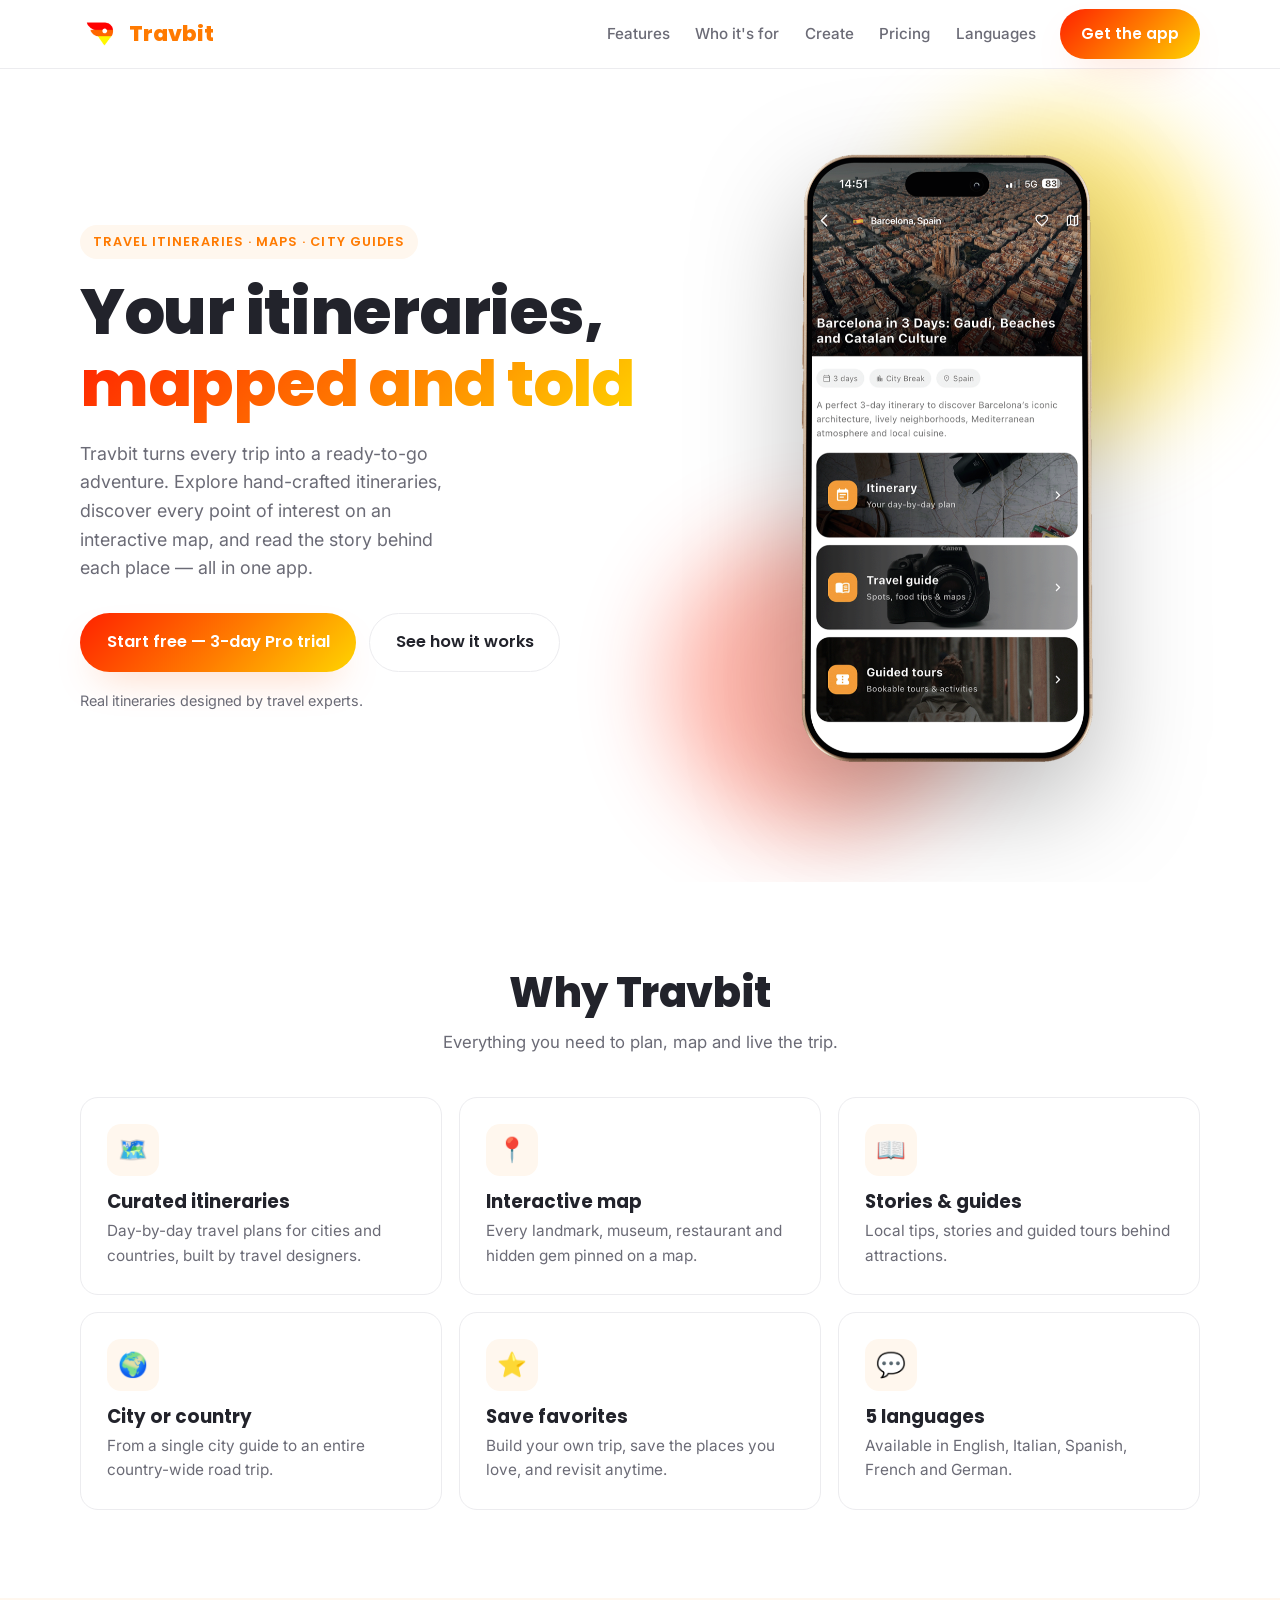
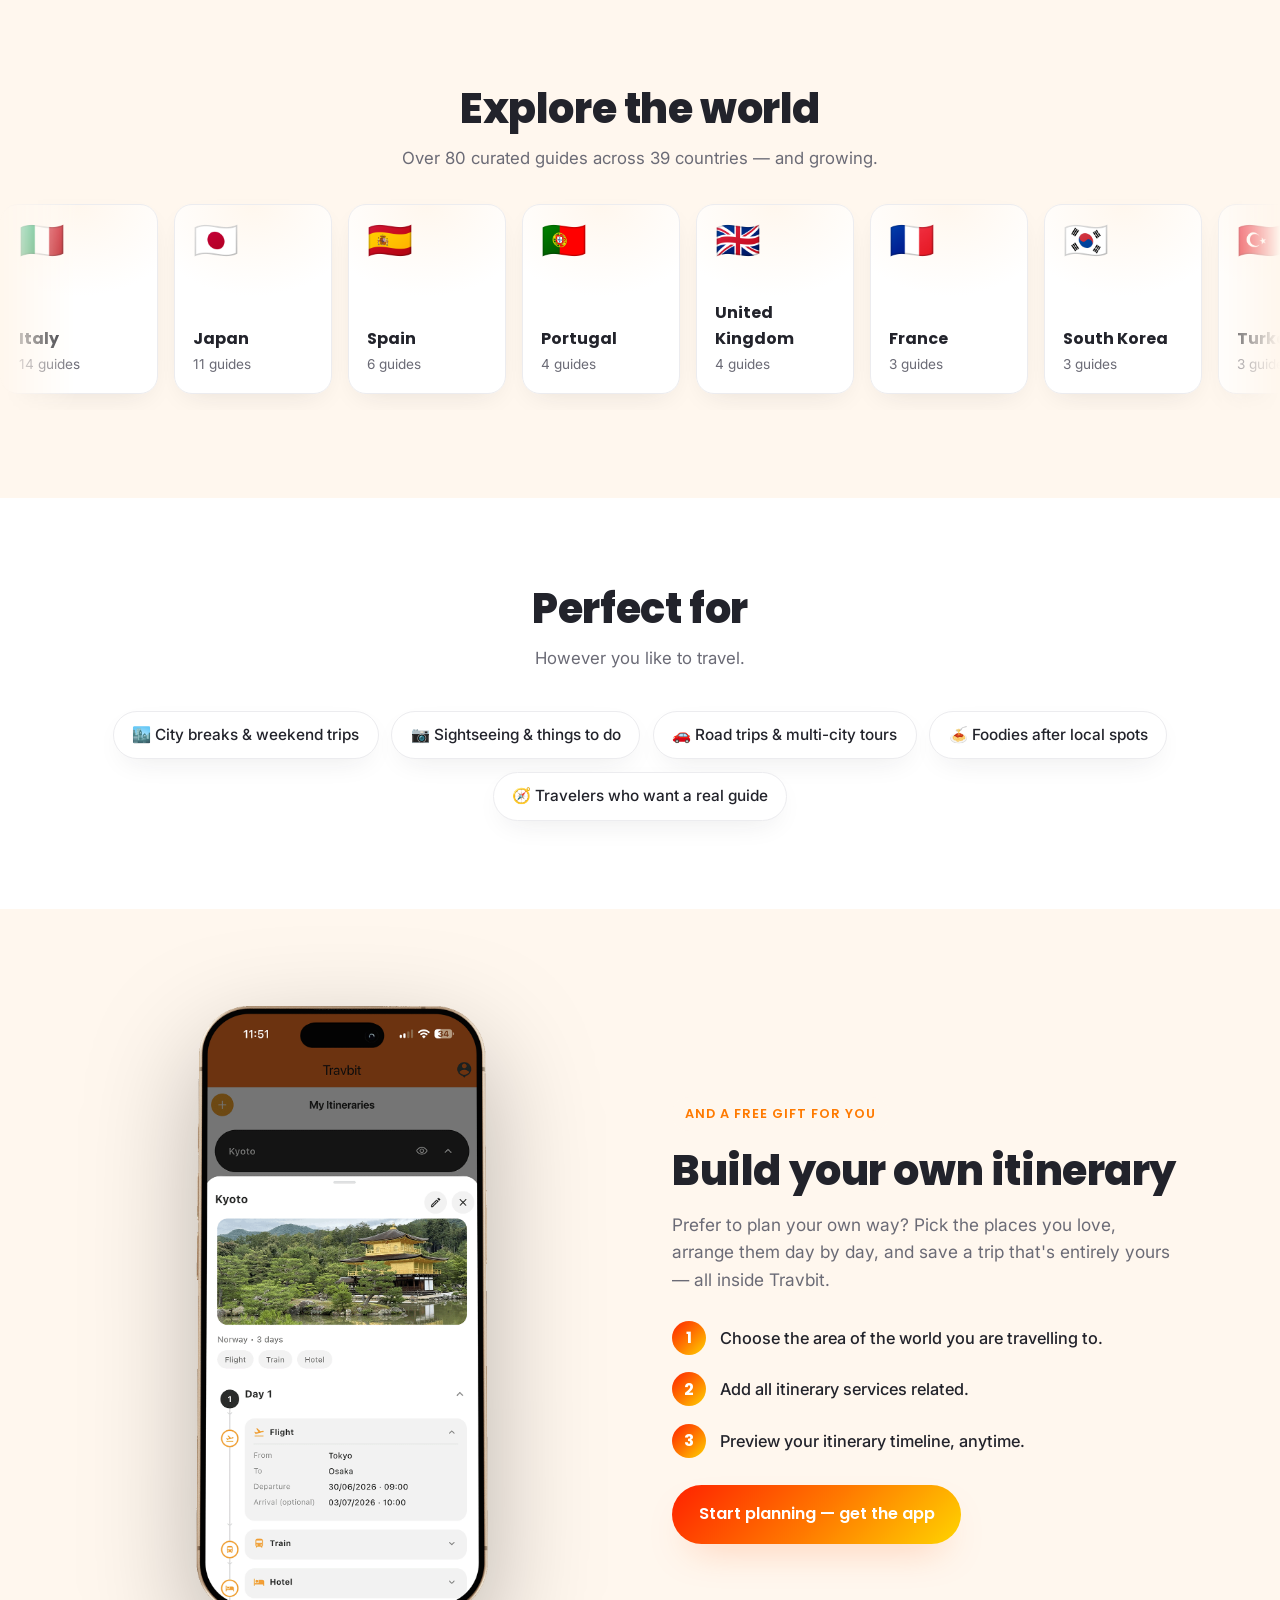
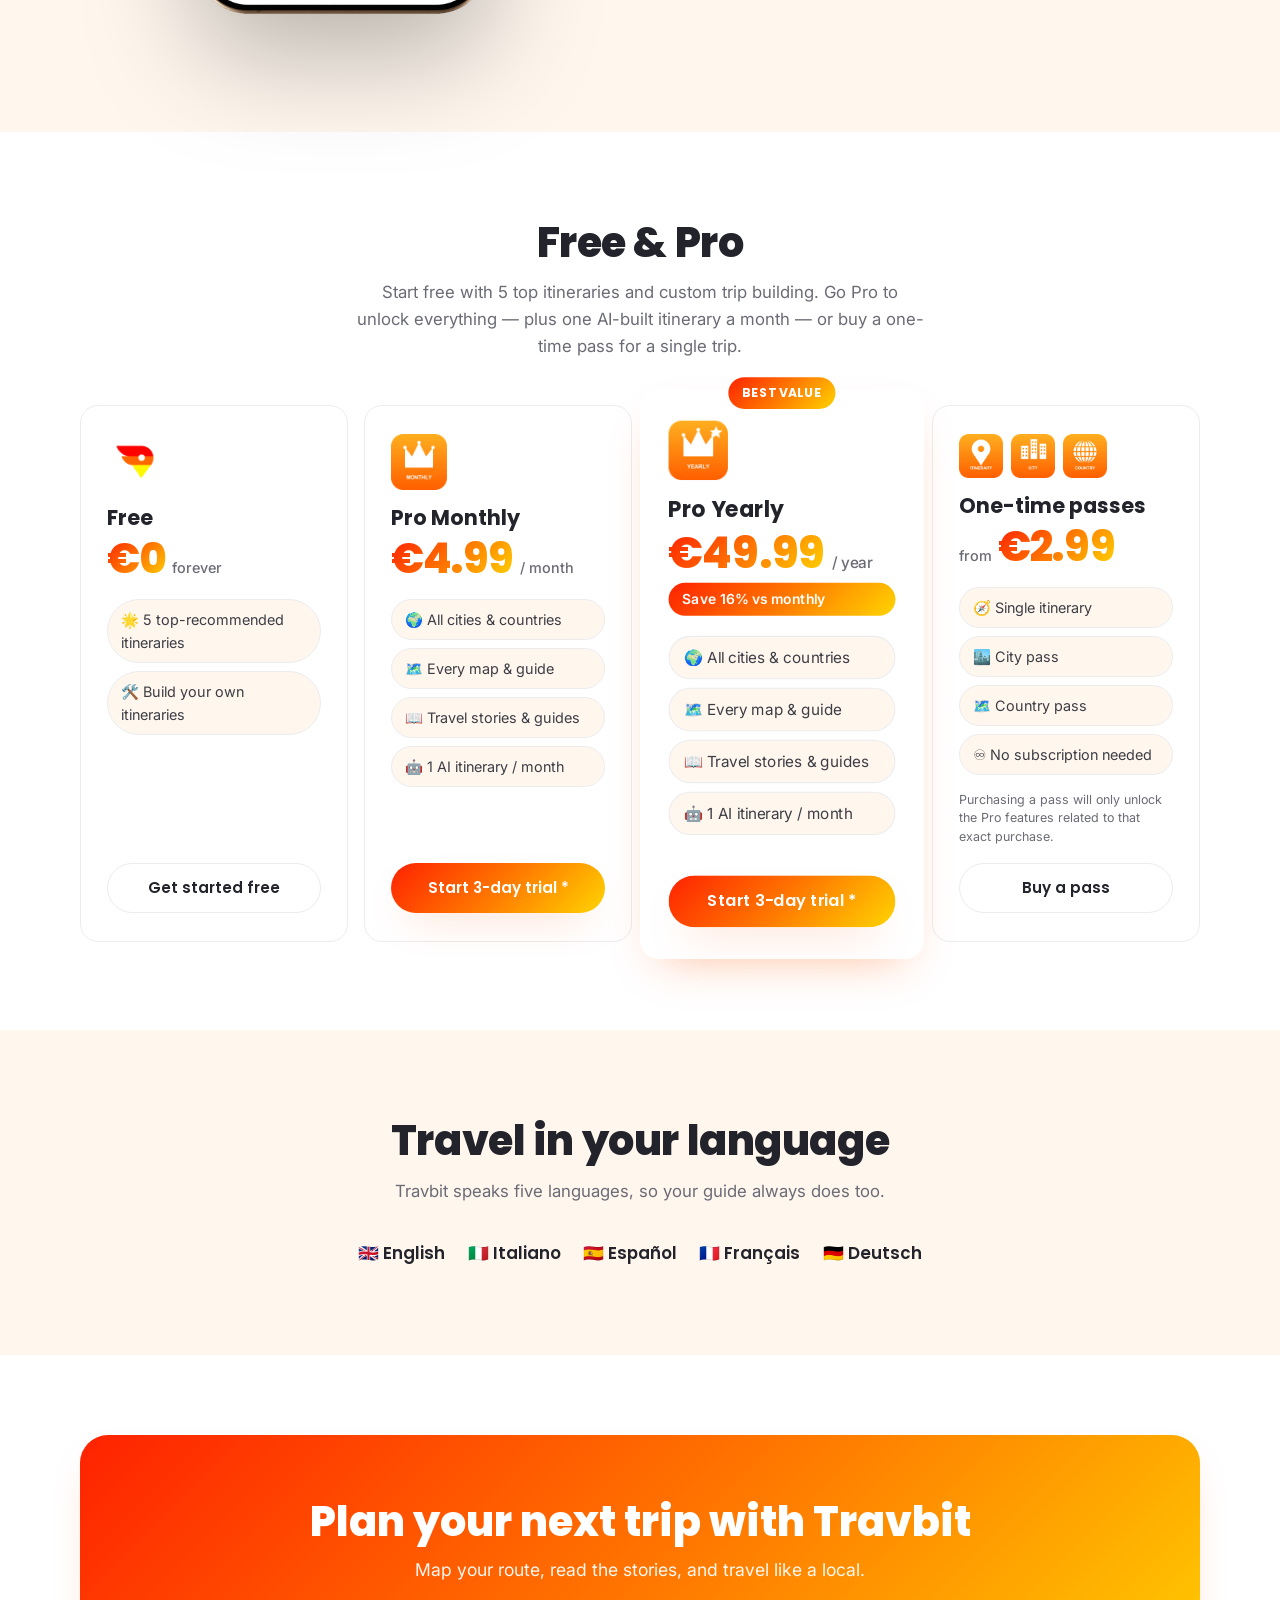
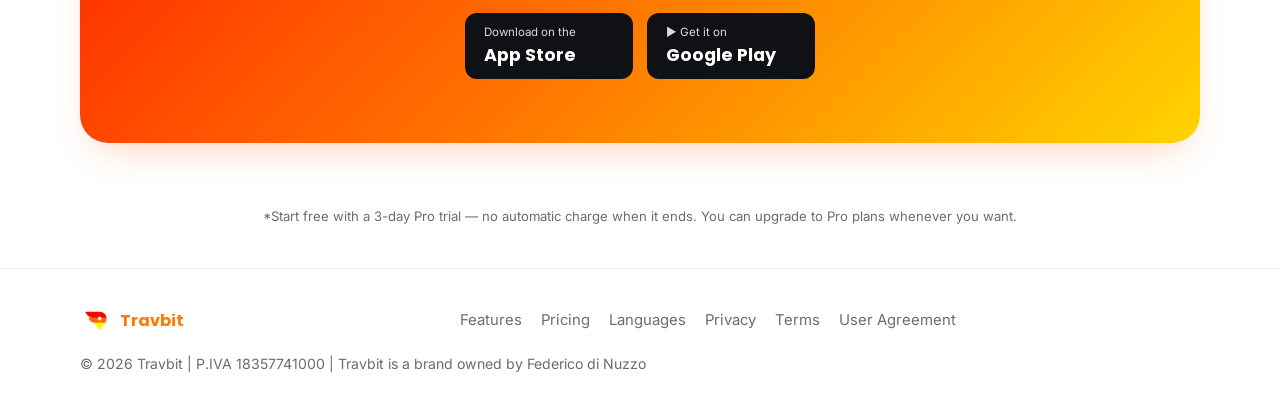
<file: index.html>
<!DOCTYPE html>
<html lang="en">
<head>
  <meta charset="UTF-8" />
  <meta name="viewport" content="width=device-width, initial-scale=1.0" />
  <title>Travbit — Your itineraries, mapped and told</title>
  <meta name="description" content="Travbit turns every trip into a ready-to-go adventure: curated travel itineraries, an interactive map of every point of interest, and the story behind each place. Plan trips, tours & things to do." />
  <meta name="theme-color" content="#FF7A00" />
  <link rel="canonical" href="https://travbitapp.com/" />
  <link rel="icon" type="image/png" href="assets/img/travbit-icon.png" />
  <link rel="apple-touch-icon" href="assets/img/travbit-icon.png" />

  <!-- Open Graph / social -->
  <meta property="og:type" content="website" />
  <meta property="og:title" content="Travbit — Your itineraries, mapped and told" />
  <meta property="og:description" content="Curated travel itineraries, interactive maps & city guides. Plan trips, tours & things to do." />
  <meta property="og:image" content="assets/img/og-image.png" />
  <meta property="og:url" content="https://travbitapp.com/" />
  <meta name="twitter:card" content="summary_large_image" />

  <!-- Fonts -->
  <link rel="preconnect" href="https://fonts.googleapis.com" />
  <link rel="preconnect" href="https://fonts.gstatic.com" crossorigin />
  <link href="https://fonts.googleapis.com/css2?family=Inter:wght@400;500;600&family=Poppins:wght@600;700;800&display=swap" rel="stylesheet" />

  <link rel="stylesheet" href="styles.css" />
</head>
<body>
  <!-- ===================== HEADER ===================== -->
  <header class="site-header" id="top">
    <nav class="nav container">
      <a class="brand" href="#top" aria-label="Travbit home">
        <img src="assets/img/travbit-icon.png" alt="" width="40" height="40" class="brand__mark" />
        <span class="brand__name">Travbit</span>
      </a>
      <ul class="nav__links">
        <li><a href="#features">Features</a></li>
        <li><a href="#audience">Who it's for</a></li>
        <li><a href="#build">Create</a></li>
        <li><a href="#pricing">Pricing</a></li>
        <li><a href="#languages">Languages</a></li>
      </ul>
      <a href="#download" class="btn btn--primary nav__cta">Get the app</a>
    </nav>
  </header>

  <main>
    <!-- ===================== HERO ===================== -->
    <section class="hero">
      <div class="container hero__grid">
        <div class="hero__copy">
          <span class="eyebrow">Travel itineraries · maps · city guides</span>
          <h1 class="hero__title">Your itineraries,<br /><span class="grad-text">mapped and told</span></h1>
          <p class="hero__lead">
            Travbit turns every trip into a ready-to-go adventure. Explore hand-crafted
            itineraries, discover every point of interest on an interactive map, and read
            the story behind each place — all in one app.
          </p>
          <div class="hero__cta">
            <a href="#download" class="btn btn--primary btn--lg">Start free — 3-day Pro trial</a>
            <a href="#features" class="btn btn--ghost btn--lg">See how it works</a>
          </div>
          <p class="hero__note">Real itineraries designed by travel experts.</p>
        </div>

        <!-- App screenshot -->
        <div class="hero__art">
          <img
            src="assets/img/app-hero.png"
            alt="Travbit app showing a 3-day Barcelona itinerary with day-by-day plan, travel guide and guided tours"
            class="hero__shot"
            width="620" height="1252"
            fetchpriority="high"
          />
          <div class="blob blob--1"></div>
          <div class="blob blob--2"></div>
        </div>
      </div>
    </section>

    <!-- ===================== FEATURES ===================== -->
    <section class="section" id="features">
      <div class="container">
        <h2 class="section__title">Why Travbit</h2>
        <p class="section__sub">Everything you need to plan, map and live the trip.</p>
        <div class="cards">
          <article class="card">
            <div class="card__icon">🗺️</div>
            <h3>Curated itineraries</h3>
            <p>Day-by-day travel plans for cities and countries, built by travel designers.</p>
          </article>
          <article class="card">
            <div class="card__icon">📍</div>
            <h3>Interactive map</h3>
            <p>Every landmark, museum, restaurant and hidden gem pinned on a map.</p>
          </article>
          <article class="card">
            <div class="card__icon">📖</div>
            <h3>Stories &amp; guides</h3>
            <p>Local tips, stories and guided tours behind attractions.</p>
          </article>
          <article class="card">
            <div class="card__icon">🌍</div>
            <h3>City or country</h3>
            <p>From a single city guide to an entire country-wide road trip.</p>
          </article>
          <article class="card">
            <div class="card__icon">⭐</div>
            <h3>Save favorites</h3>
            <p>Build your own trip, save the places you love, and revisit anytime.</p>
          </article>
          <article class="card">
            <div class="card__icon">💬</div>
            <h3>5 languages</h3>
            <p>Available in English, Italian, Spanish, French and German.</p>
          </article>
        </div>
      </div>
    </section>

    <!-- ===================== EXPLORE THE WORLD ===================== -->
    <section class="section section--tint" id="countries">
      <div class="container">
        <h2 class="section__title">Explore the world</h2>
        <p class="section__sub">Over 80 curated guides across 39 countries — and growing.</p>
      </div>
      <div class="countries" aria-label="Available countries">
        <div class="countries__track" role="list">
        <a class="country" href="#download" role="listitem"><span class="country__flag">🇮🇹</span><span class="country__name">Italy</span><span class="country__count">14 guides</span></a>
        <a class="country" href="#download" role="listitem"><span class="country__flag">🇯🇵</span><span class="country__name">Japan</span><span class="country__count">11 guides</span></a>
        <a class="country" href="#download" role="listitem"><span class="country__flag">🇪🇸</span><span class="country__name">Spain</span><span class="country__count">6 guides</span></a>
        <a class="country" href="#download" role="listitem"><span class="country__flag">🇵🇹</span><span class="country__name">Portugal</span><span class="country__count">4 guides</span></a>
        <a class="country" href="#download" role="listitem"><span class="country__flag">🇬🇧</span><span class="country__name">United Kingdom</span><span class="country__count">4 guides</span></a>
        <a class="country" href="#download" role="listitem"><span class="country__flag">🇫🇷</span><span class="country__name">France</span><span class="country__count">3 guides</span></a>
        <a class="country" href="#download" role="listitem"><span class="country__flag">🇰🇷</span><span class="country__name">South Korea</span><span class="country__count">3 guides</span></a>
        <a class="country" href="#download" role="listitem"><span class="country__flag">🇹🇷</span><span class="country__name">Turkey</span><span class="country__count">3 guides</span></a>
        <a class="country" href="#download" role="listitem"><span class="country__flag">🇨🇿</span><span class="country__name">Czech Republic</span><span class="country__count">2 guides</span></a>
        <a class="country" href="#download" role="listitem"><span class="country__flag">🇳🇱</span><span class="country__name">Netherlands</span><span class="country__count">2 guides</span></a>
        <a class="country" href="#download" role="listitem"><span class="country__flag">🇦🇱</span><span class="country__name">Albania</span><span class="country__count">1 guide</span></a>
        <a class="country" href="#download" role="listitem"><span class="country__flag">🇦🇹</span><span class="country__name">Austria</span><span class="country__count">1 guide</span></a>
        <a class="country" href="#download" role="listitem"><span class="country__flag">🇧🇪</span><span class="country__name">Belgium</span><span class="country__count">1 guide</span></a>
        <a class="country" href="#download" role="listitem"><span class="country__flag">🇧🇬</span><span class="country__name">Bulgaria</span><span class="country__count">1 guide</span></a>
        <a class="country" href="#download" role="listitem"><span class="country__flag">🇭🇷</span><span class="country__name">Croatia</span><span class="country__count">1 guide</span></a>
        <a class="country" href="#download" role="listitem"><span class="country__flag">🇨🇾</span><span class="country__name">Cyprus</span><span class="country__count">1 guide</span></a>
        <a class="country" href="#download" role="listitem"><span class="country__flag">🇩🇰</span><span class="country__name">Denmark</span><span class="country__count">1 guide</span></a>
        <a class="country" href="#download" role="listitem"><span class="country__flag">🇪🇪</span><span class="country__name">Estonia</span><span class="country__count">1 guide</span></a>
        <a class="country" href="#download" role="listitem"><span class="country__flag">🇫🇮</span><span class="country__name">Finland</span><span class="country__count">1 guide</span></a>
        <a class="country" href="#download" role="listitem"><span class="country__flag">🇩🇪</span><span class="country__name">Germany</span><span class="country__count">1 guide</span></a>
        <a class="country" href="#download" role="listitem"><span class="country__flag">🇬🇷</span><span class="country__name">Greece</span><span class="country__count">1 guide</span></a>
        <a class="country" href="#download" role="listitem"><span class="country__flag">🇭🇺</span><span class="country__name">Hungary</span><span class="country__count">1 guide</span></a>
        <a class="country" href="#download" role="listitem"><span class="country__flag">🇮🇸</span><span class="country__name">Iceland</span><span class="country__count">1 guide</span></a>
        <a class="country" href="#download" role="listitem"><span class="country__flag">🇮🇪</span><span class="country__name">Ireland</span><span class="country__count">1 guide</span></a>
        <a class="country" href="#download" role="listitem"><span class="country__flag">🇱🇻</span><span class="country__name">Latvia</span><span class="country__count">1 guide</span></a>
        <a class="country" href="#download" role="listitem"><span class="country__flag">🇱🇹</span><span class="country__name">Lithuania</span><span class="country__count">1 guide</span></a>
        <a class="country" href="#download" role="listitem"><span class="country__flag">🇱🇺</span><span class="country__name">Luxembourg</span><span class="country__count">1 guide</span></a>
        <a class="country" href="#download" role="listitem"><span class="country__flag">🇲🇹</span><span class="country__name">Malta</span><span class="country__count">1 guide</span></a>
        <a class="country" href="#download" role="listitem"><span class="country__flag">🇳🇴</span><span class="country__name">Norway</span><span class="country__count">1 guide</span></a>
        <a class="country" href="#download" role="listitem"><span class="country__flag">🇵🇱</span><span class="country__name">Poland</span><span class="country__count">1 guide</span></a>
        <a class="country" href="#download" role="listitem"><span class="country__flag">🇷🇴</span><span class="country__name">Romania</span><span class="country__count">1 guide</span></a>
        <a class="country" href="#download" role="listitem"><span class="country__flag">🇸🇬</span><span class="country__name">Singapore</span><span class="country__count">1 guide</span></a>
        <a class="country" href="#download" role="listitem"><span class="country__flag">🇸🇰</span><span class="country__name">Slovakia</span><span class="country__count">1 guide</span></a>
        <a class="country" href="#download" role="listitem"><span class="country__flag">🇸🇮</span><span class="country__name">Slovenia</span><span class="country__count">1 guide</span></a>
        <a class="country" href="#download" role="listitem"><span class="country__flag">🇸🇪</span><span class="country__name">Sweden</span><span class="country__count">1 guide</span></a>
        <a class="country" href="#download" role="listitem"><span class="country__flag">🇨🇭</span><span class="country__name">Switzerland</span><span class="country__count">1 guide</span></a>
        <a class="country" href="#download" role="listitem"><span class="country__flag">🇹🇼</span><span class="country__name">Taiwan</span><span class="country__count">1 guide</span></a>
        <a class="country" href="#download" role="listitem"><span class="country__flag">🇹🇭</span><span class="country__name">Thailand</span><span class="country__count">1 guide</span></a>
        <a class="country" href="#download" role="listitem"><span class="country__flag">🇻🇳</span><span class="country__name">Vietnam</span><span class="country__count">1 guide</span></a>
        </div>
      </div>
    </section>

    <!-- ===================== AUDIENCE ===================== -->
    <section class="section" id="audience">
      <div class="container">
        <h2 class="section__title">Perfect for</h2>
        <p class="section__sub">However you like to travel.</p>
        <ul class="pills">
          <li class="pill">🏙️ City breaks &amp; weekend trips</li>
          <li class="pill">📷 Sightseeing &amp; things to do</li>
          <li class="pill">🚗 Road trips &amp; multi-city tours</li>
          <li class="pill">🍝 Foodies after local spots</li>
          <li class="pill">🧭 Travelers who want a real guide</li>
        </ul>
      </div>
    </section>

    <!-- ===================== BUILD YOUR OWN (free gift) ===================== -->
    <section class="section section--tint" id="build">
      <div class="container builder builder--reverse">
        <div class="builder__copy">
          <span class="eyebrow">And a free gift for you</span>
          <h2 class="builder__title">Build your own itinerary</h2>
          <p class="builder__lead">
            Prefer to plan your own way? Pick the places you love, arrange them day by
            day, and save a trip that's entirely yours — all inside Travbit.
          </p>
          <ul class="steps">
            <li>
              <span class="steps__num">1</span>
              <p>Choose the area of the world you are travelling to.</p>
            </li>
            <li>
              <span class="steps__num">2</span>
              <p>Add all itinerary services related.</p>
            </li>
            <li>
              <span class="steps__num">3</span>
              <p>Preview your itinerary timeline, anytime.</p>
            </li>
          </ul>
          <a href="#download" class="btn btn--primary btn--lg">Start planning — get the app</a>
        </div>

        <div class="builder__art">
          <img
            src="assets/img/app-builder-2.png"
            alt="Travbit app showing a custom Kyoto itinerary with Flight, Train and Hotel, and an expandable day-by-day timeline"
            class="builder__shot"
            width="928" height="1875"
            loading="lazy"
          />
        </div>
      </div>
    </section>

    <!-- ===================== PRICING ===================== -->
    <section class="section" id="pricing">
      <div class="container">
        <h2 class="section__title">Free &amp; Pro</h2>
        <p class="section__sub">
          Start free with 5 top itineraries and custom trip building. Go Pro to unlock
          everything — plus one AI-built itinerary a month — or buy a one-time pass for a single trip.
        </p>

        <div class="pricing">
          <article class="plan">
            <img class="plan__icon" src="assets/img/travbit-icon.png" alt="" width="56" height="56" />
            <h3>Free</h3>
            <p class="plan__price"><span class="plan__amount">€0</span><span class="plan__per">forever</span></p>
            <ul class="plan__feats">
              <li>🌟 5 top-recommended itineraries</li>
              <li>🛠️ Build your own itineraries</li>
            </ul>
            <a href="#download" class="btn btn--ghost plan__cta">Get started free</a>
          </article>

          <article class="plan">
            <img class="plan__icon" src="assets/img/travbit_pro_monthly.png" alt="" width="56" height="56" />
            <h3>Pro Monthly</h3>
            <p class="plan__price"><span class="plan__amount">€4.99</span><span class="plan__per">/ month</span></p>
            <ul class="plan__feats">
              <li>🌍 All cities &amp; countries</li>
              <li>🗺️ Every map &amp; guide</li>
              <li>📖 Travel stories &amp; guides</li>
              <li>🤖 1 AI itinerary / month</li>
            </ul>
            <a href="#download" class="btn btn--primary plan__cta">Start 3-day trial *</a>
          </article>

          <article class="plan plan--featured">
            <span class="plan__badge">Best value</span>
            <img class="plan__icon" src="assets/img/travbit_pro_yearly.png" alt="" width="56" height="56" />
            <h3>Pro Yearly</h3>
            <p class="plan__price"><span class="plan__amount">€49.99</span><span class="plan__per">/ year</span></p>
            <p class="plan__save">Save 16% vs monthly</p>
            <ul class="plan__feats">
              <li>🌍 All cities &amp; countries</li>
              <li>🗺️ Every map &amp; guide</li>
              <li>📖 Travel stories &amp; guides</li>
              <li>🤖 1 AI itinerary / month</li>
            </ul>
            <a href="#download" class="btn btn--primary plan__cta">Start 3-day trial *</a>
          </article>

          <article class="plan">
            <div class="plan__passes">
              <img src="assets/img/itinerary_pass.png" alt="" width="44" height="44" />
              <img src="assets/img/city_pass.png" alt="" width="44" height="44" />
              <img src="assets/img/country_pass.png" alt="" width="44" height="44" />
            </div>
            <h3>One-time passes</h3>
            <p class="plan__price"><span class="plan__per">from</span><span class="plan__amount">€2.99</span></p>
            <ul class="plan__feats">
              <li>🧭 Single itinerary</li>
              <li>🏙️ City pass</li>
              <li>🗺️ Country pass</li>
              <li>♾️ No subscription needed</li>
            </ul>
            <p class="plan__note">Purchasing a pass will only unlock the Pro features related to that exact purchase.</p>
            <a href="#download" class="btn btn--ghost plan__cta">Buy a pass</a>
          </article>
        </div>
      </div>
    </section>

    <!-- ===================== LANGUAGES ===================== -->
    <section class="section section--tint" id="languages">
      <div class="container languages">
        <h2 class="section__title">Travel in your language</h2>
        <p class="section__sub">Travbit speaks five languages, so your guide always does too.</p>
        <ul class="langs">
          <li>🇬🇧 English</li>
          <li>🇮🇹 Italiano</li>
          <li>🇪🇸 Español</li>
          <li>🇫🇷 Français</li>
          <li>🇩🇪 Deutsch</li>
        </ul>
      </div>
    </section>

    <!-- ===================== DOWNLOAD CTA ===================== -->
    <section class="cta" id="download">
      <div class="container cta__inner">
        <h2 class="cta__title">Plan your next trip with Travbit</h2>
        <p class="cta__sub">Map your route, read the stories, and travel like a local.</p>
        <div class="store-badges">
          <a class="store-badge" href="#" aria-label="Download on the App Store">
            <span class="store-badge__pre"> Download on the</span>
            <span class="store-badge__name">App Store</span>
          </a>
          <a class="store-badge" href="#" aria-label="Get it on Google Play">
            <span class="store-badge__pre">▶ Get it on</span>
            <span class="store-badge__name">Google Play</span>
          </a>
        </div>
      </div>
    </section>

    <p class="trial-note container">*Start free with a 3-day Pro trial — no automatic charge when it ends. You can upgrade to Pro plans whenever you want.</p>
  </main>

  <!-- ===================== FOOTER ===================== -->
  <footer class="footer">
    <div class="container footer__grid">
      <div class="footer__brand">
        <img src="assets/img/travbit-icon.png" alt="" width="32" height="32" />
        <span>Travbit</span>
      </div>
      <nav class="footer__links" aria-label="Footer">
        <a href="#features">Features</a>
        <a href="#pricing">Pricing</a>
        <a href="#languages">Languages</a>
        <a href="/privacy">Privacy</a>
        <a href="/terms">Terms</a>
        <a href="/useragreement">User Agreement</a>
      </nav>
      <p class="footer__copy">© <span id="year"></span> Travbit | P.IVA 18357741000 | Travbit is a brand owned by Federico di Nuzzo</p>
    </div>
  </footer>

  <script>
    document.getElementById('year').textContent = new Date().getFullYear();
    // Duplicate country cards so the marquee loops seamlessly
    var _track = document.querySelector('.countries__track');
    if (_track) _track.insertAdjacentHTML('beforeend', _track.innerHTML);
  </script>
</body>
</html>
</file>
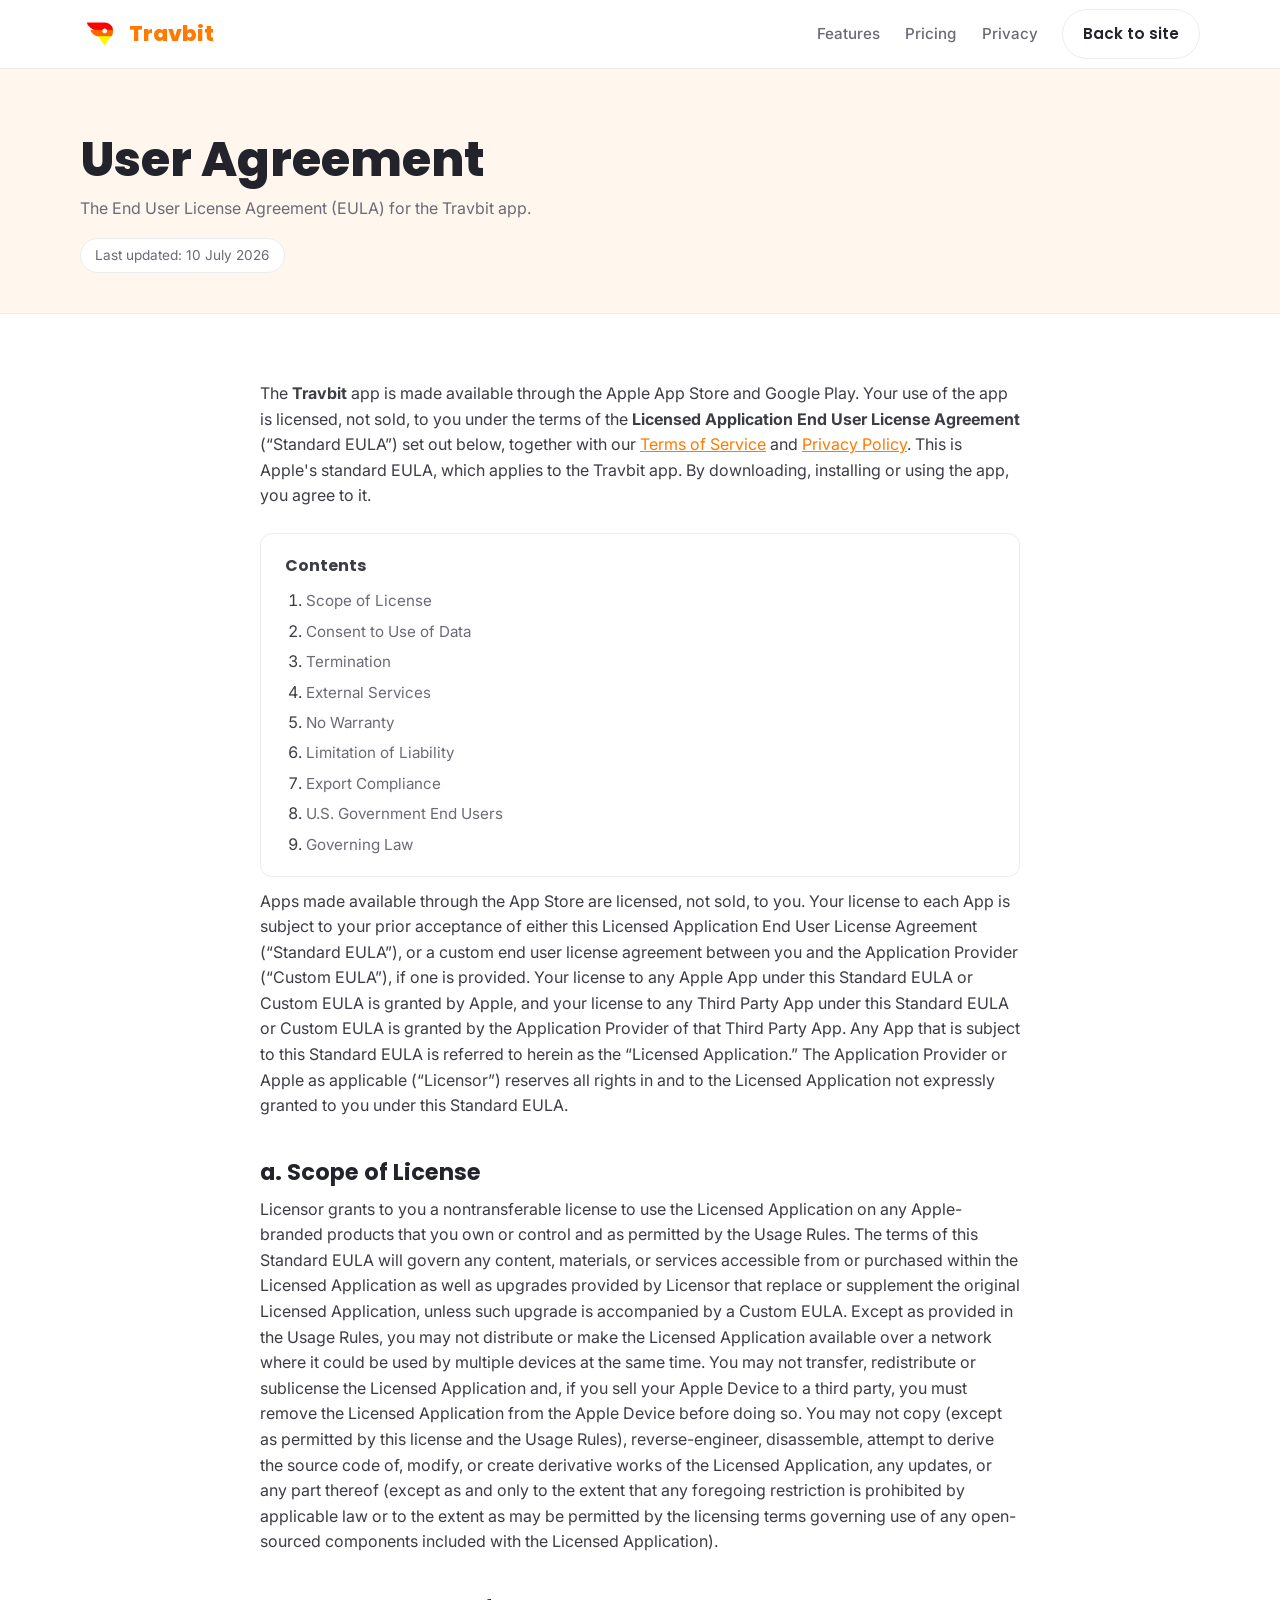
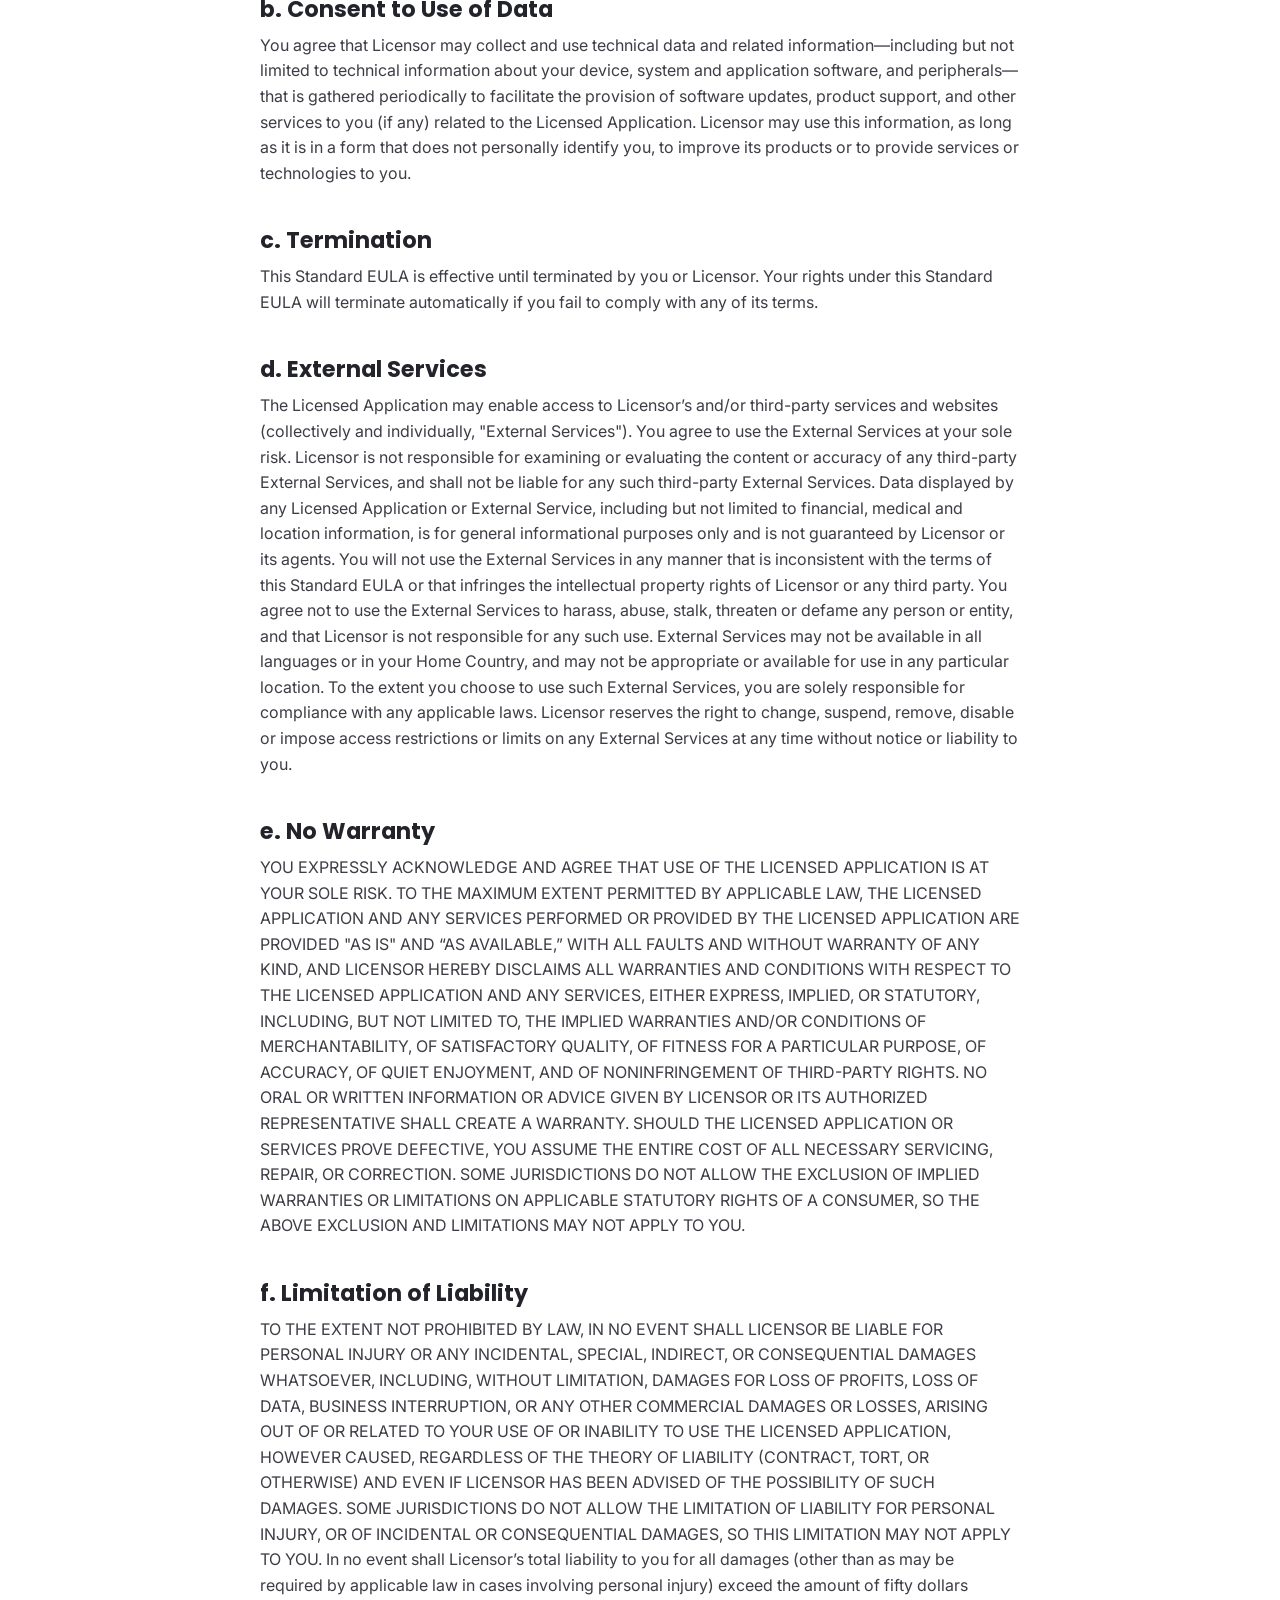
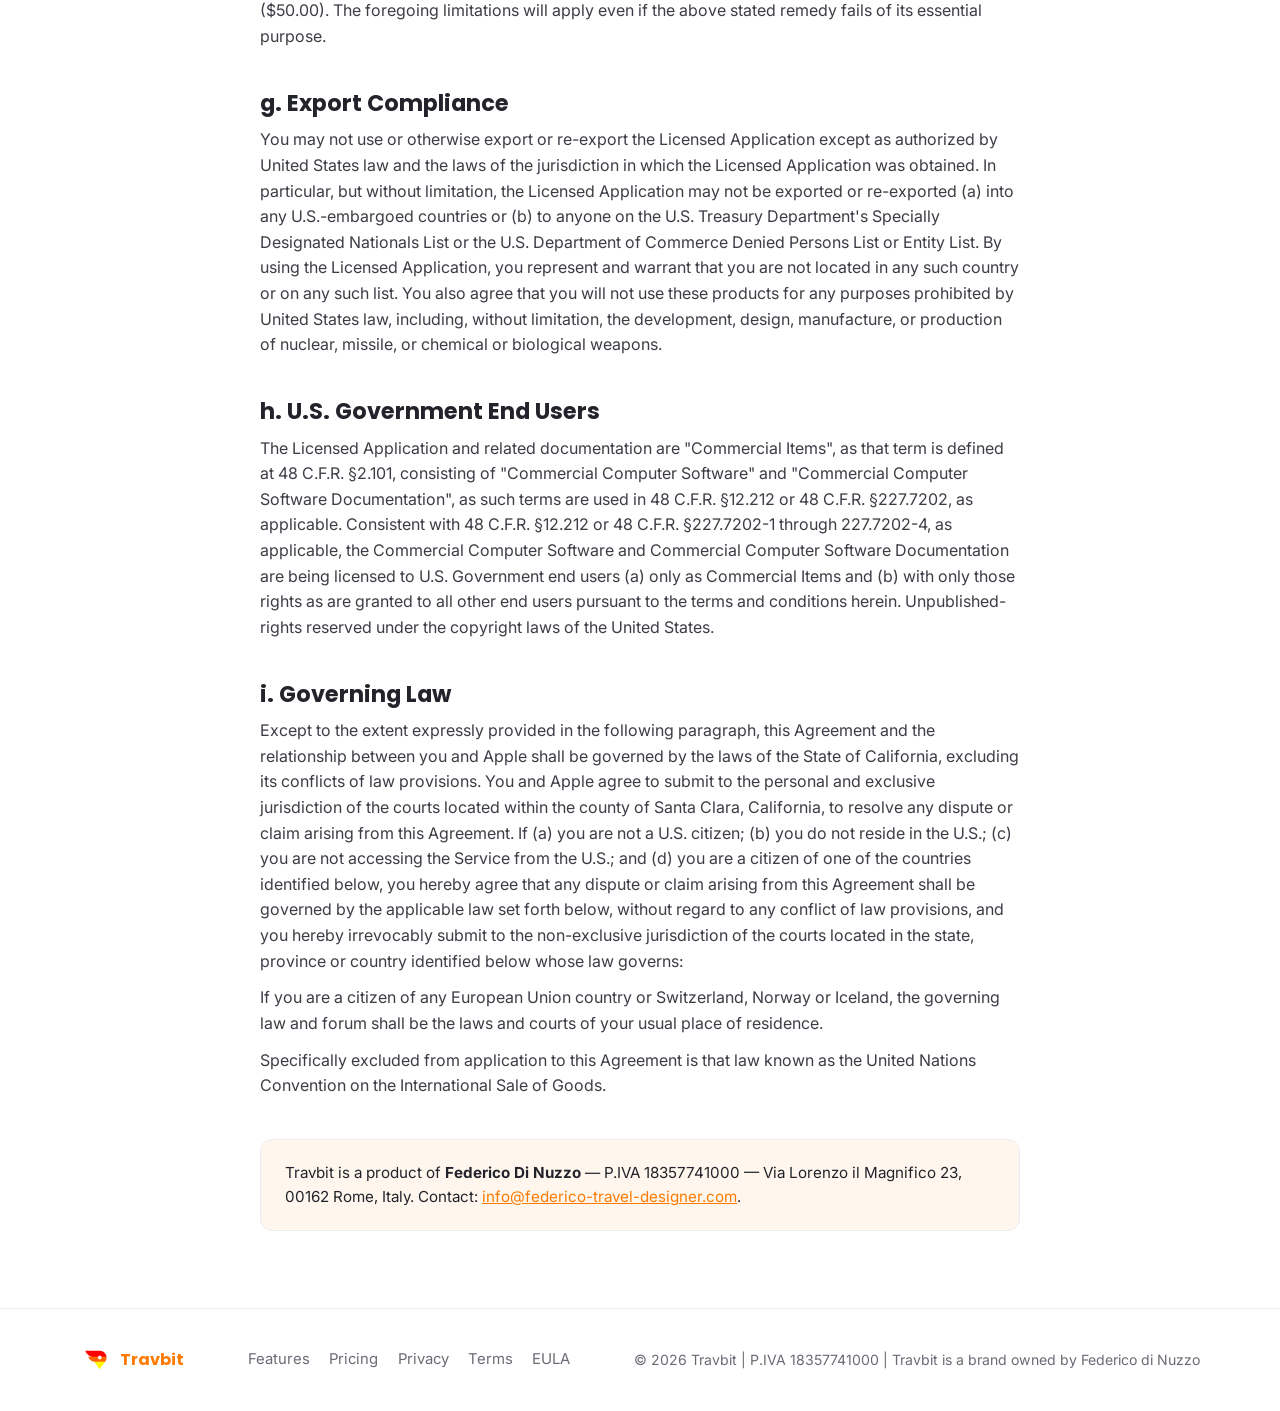
<file: eula.html>
<!DOCTYPE html>
<html lang="en">
<head>
  <meta charset="UTF-8" />
  <meta name="viewport" content="width=device-width, initial-scale=1.0" />
  <title>User Agreement (EULA) — Travbit</title>
  <meta name="description" content="The End User License Agreement for the Travbit app, based on Apple's standard Licensed Application End User License Agreement." />
  <link rel="canonical" href="https://travbitapp.com/eula" />
  <link rel="icon" type="image/png" href="/assets/img/travbit-icon.png" />
  <link rel="preconnect" href="https://fonts.googleapis.com" />
  <link rel="preconnect" href="https://fonts.gstatic.com" crossorigin />
  <link href="https://fonts.googleapis.com/css2?family=Inter:wght@400;500;600&family=Poppins:wght@600;700;800&display=swap" rel="stylesheet" />
  <link rel="stylesheet" href="/styles.css" />
</head>
<body>
  <!-- HEADER -->
  <header class="site-header">
    <nav class="nav container">
      <a class="brand" href="/" aria-label="Travbit home">
        <img src="/assets/img/travbit-icon.png" alt="" width="40" height="40" class="brand__mark" />
        <span class="brand__name">Travbit</span>
      </a>
      <ul class="nav__links">
        <li><a href="/#features">Features</a></li>
        <li><a href="/#pricing">Pricing</a></li>
        <li><a href="/privacy">Privacy</a></li>
      </ul>
      <a href="/" class="btn btn--ghost nav__cta">Back to site</a>
    </nav>
  </header>

  <main>
    <section class="legal-hero">
      <div class="container">
        <h1>User Agreement</h1>
        <p>The End User License Agreement (EULA) for the Travbit app.</p>
        <span class="legal__updated">Last updated: 10 July 2026</span>
      </div>
    </section>

    <section class="legal">
      <div class="container legal__body">
        <p>
          The <strong>Travbit</strong> app is made available through the Apple App Store and Google Play. Your use of the
          app is licensed, not sold, to you under the terms of the <strong>Licensed Application End User License
          Agreement</strong> (“Standard EULA”) set out below, together with our
          <a href="/terms">Terms of Service</a> and <a href="/privacy">Privacy Policy</a>. This is Apple's standard EULA,
          which applies to the Travbit app. By downloading, installing or using the app, you agree to it.
        </p>

        <nav class="legal-toc" aria-label="Contents">
          <p>Contents</p>
          <ol>
            <li><a href="#scope">Scope of License</a></li>
            <li><a href="#data">Consent to Use of Data</a></li>
            <li><a href="#termination">Termination</a></li>
            <li><a href="#external">External Services</a></li>
            <li><a href="#warranty">No Warranty</a></li>
            <li><a href="#liability">Limitation of Liability</a></li>
            <li><a href="#export">Export Compliance</a></li>
            <li><a href="#government">U.S. Government End Users</a></li>
            <li><a href="#law">Governing Law</a></li>
          </ol>
        </nav>

        <p>
          Apps made available through the App Store are licensed, not sold, to you. Your license to each App is subject to
          your prior acceptance of either this Licensed Application End User License Agreement (“Standard EULA”), or a
          custom end user license agreement between you and the Application Provider (“Custom EULA”), if one is provided.
          Your license to any Apple App under this Standard EULA or Custom EULA is granted by Apple, and your license to
          any Third Party App under this Standard EULA or Custom EULA is granted by the Application Provider of that Third
          Party App. Any App that is subject to this Standard EULA is referred to herein as the “Licensed Application.”
          The Application Provider or Apple as applicable (“Licensor”) reserves all rights in and to the Licensed
          Application not expressly granted to you under this Standard EULA.
        </p>

        <h2 id="scope">a. Scope of License</h2>
        <p>
          Licensor grants to you a nontransferable license to use the Licensed Application on any Apple-branded products
          that you own or control and as permitted by the Usage Rules. The terms of this Standard EULA will govern any
          content, materials, or services accessible from or purchased within the Licensed Application as well as upgrades
          provided by Licensor that replace or supplement the original Licensed Application, unless such upgrade is
          accompanied by a Custom EULA. Except as provided in the Usage Rules, you may not distribute or make the Licensed
          Application available over a network where it could be used by multiple devices at the same time. You may not
          transfer, redistribute or sublicense the Licensed Application and, if you sell your Apple Device to a third
          party, you must remove the Licensed Application from the Apple Device before doing so. You may not copy (except
          as permitted by this license and the Usage Rules), reverse-engineer, disassemble, attempt to derive the source
          code of, modify, or create derivative works of the Licensed Application, any updates, or any part thereof
          (except as and only to the extent that any foregoing restriction is prohibited by applicable law or to the
          extent as may be permitted by the licensing terms governing use of any open-sourced components included with the
          Licensed Application).
        </p>

        <h2 id="data">b. Consent to Use of Data</h2>
        <p>
          You agree that Licensor may collect and use technical data and related information—including but not limited to
          technical information about your device, system and application software, and peripherals—that is gathered
          periodically to facilitate the provision of software updates, product support, and other services to you (if
          any) related to the Licensed Application. Licensor may use this information, as long as it is in a form that does
          not personally identify you, to improve its products or to provide services or technologies to you.
        </p>

        <h2 id="termination">c. Termination</h2>
        <p>
          This Standard EULA is effective until terminated by you or Licensor. Your rights under this Standard EULA will
          terminate automatically if you fail to comply with any of its terms.
        </p>

        <h2 id="external">d. External Services</h2>
        <p>
          The Licensed Application may enable access to Licensor’s and/or third-party services and websites (collectively
          and individually, "External Services"). You agree to use the External Services at your sole risk. Licensor is
          not responsible for examining or evaluating the content or accuracy of any third-party External Services, and
          shall not be liable for any such third-party External Services. Data displayed by any Licensed Application or
          External Service, including but not limited to financial, medical and location information, is for general
          informational purposes only and is not guaranteed by Licensor or its agents. You will not use the External
          Services in any manner that is inconsistent with the terms of this Standard EULA or that infringes the
          intellectual property rights of Licensor or any third party. You agree not to use the External Services to
          harass, abuse, stalk, threaten or defame any person or entity, and that Licensor is not responsible for any such
          use. External Services may not be available in all languages or in your Home Country, and may not be appropriate
          or available for use in any particular location. To the extent you choose to use such External Services, you are
          solely responsible for compliance with any applicable laws. Licensor reserves the right to change, suspend,
          remove, disable or impose access restrictions or limits on any External Services at any time without notice or
          liability to you.
        </p>

        <h2 id="warranty">e. No Warranty</h2>
        <p>
          YOU EXPRESSLY ACKNOWLEDGE AND AGREE THAT USE OF THE LICENSED APPLICATION IS AT YOUR SOLE RISK. TO THE MAXIMUM
          EXTENT PERMITTED BY APPLICABLE LAW, THE LICENSED APPLICATION AND ANY SERVICES PERFORMED OR PROVIDED BY THE
          LICENSED APPLICATION ARE PROVIDED "AS IS" AND “AS AVAILABLE,” WITH ALL FAULTS AND WITHOUT WARRANTY OF ANY KIND,
          AND LICENSOR HEREBY DISCLAIMS ALL WARRANTIES AND CONDITIONS WITH RESPECT TO THE LICENSED APPLICATION AND ANY
          SERVICES, EITHER EXPRESS, IMPLIED, OR STATUTORY, INCLUDING, BUT NOT LIMITED TO, THE IMPLIED WARRANTIES AND/OR
          CONDITIONS OF MERCHANTABILITY, OF SATISFACTORY QUALITY, OF FITNESS FOR A PARTICULAR PURPOSE, OF ACCURACY, OF
          QUIET ENJOYMENT, AND OF NONINFRINGEMENT OF THIRD-PARTY RIGHTS. NO ORAL OR WRITTEN INFORMATION OR ADVICE GIVEN BY
          LICENSOR OR ITS AUTHORIZED REPRESENTATIVE SHALL CREATE A WARRANTY. SHOULD THE LICENSED APPLICATION OR SERVICES
          PROVE DEFECTIVE, YOU ASSUME THE ENTIRE COST OF ALL NECESSARY SERVICING, REPAIR, OR CORRECTION. SOME JURISDICTIONS
          DO NOT ALLOW THE EXCLUSION OF IMPLIED WARRANTIES OR LIMITATIONS ON APPLICABLE STATUTORY RIGHTS OF A CONSUMER, SO
          THE ABOVE EXCLUSION AND LIMITATIONS MAY NOT APPLY TO YOU.
        </p>

        <h2 id="liability">f. Limitation of Liability</h2>
        <p>
          TO THE EXTENT NOT PROHIBITED BY LAW, IN NO EVENT SHALL LICENSOR BE LIABLE FOR PERSONAL INJURY OR ANY INCIDENTAL,
          SPECIAL, INDIRECT, OR CONSEQUENTIAL DAMAGES WHATSOEVER, INCLUDING, WITHOUT LIMITATION, DAMAGES FOR LOSS OF
          PROFITS, LOSS OF DATA, BUSINESS INTERRUPTION, OR ANY OTHER COMMERCIAL DAMAGES OR LOSSES, ARISING OUT OF OR
          RELATED TO YOUR USE OF OR INABILITY TO USE THE LICENSED APPLICATION, HOWEVER CAUSED, REGARDLESS OF THE THEORY OF
          LIABILITY (CONTRACT, TORT, OR OTHERWISE) AND EVEN IF LICENSOR HAS BEEN ADVISED OF THE POSSIBILITY OF SUCH
          DAMAGES. SOME JURISDICTIONS DO NOT ALLOW THE LIMITATION OF LIABILITY FOR PERSONAL INJURY, OR OF INCIDENTAL OR
          CONSEQUENTIAL DAMAGES, SO THIS LIMITATION MAY NOT APPLY TO YOU. In no event shall Licensor’s total liability to
          you for all damages (other than as may be required by applicable law in cases involving personal injury) exceed
          the amount of fifty dollars ($50.00). The foregoing limitations will apply even if the above stated remedy fails
          of its essential purpose.
        </p>

        <h2 id="export">g. Export Compliance</h2>
        <p>
          You may not use or otherwise export or re-export the Licensed Application except as authorized by United States
          law and the laws of the jurisdiction in which the Licensed Application was obtained. In particular, but without
          limitation, the Licensed Application may not be exported or re-exported (a) into any U.S.-embargoed countries or
          (b) to anyone on the U.S. Treasury Department's Specially Designated Nationals List or the U.S. Department of
          Commerce Denied Persons List or Entity List. By using the Licensed Application, you represent and warrant that
          you are not located in any such country or on any such list. You also agree that you will not use these products
          for any purposes prohibited by United States law, including, without limitation, the development, design,
          manufacture, or production of nuclear, missile, or chemical or biological weapons.
        </p>

        <h2 id="government">h. U.S. Government End Users</h2>
        <p>
          The Licensed Application and related documentation are "Commercial Items", as that term is defined at 48 C.F.R.
          §2.101, consisting of "Commercial Computer Software" and "Commercial Computer Software Documentation", as such
          terms are used in 48 C.F.R. §12.212 or 48 C.F.R. §227.7202, as applicable. Consistent with 48 C.F.R. §12.212 or
          48 C.F.R. §227.7202-1 through 227.7202-4, as applicable, the Commercial Computer Software and Commercial Computer
          Software Documentation are being licensed to U.S. Government end users (a) only as Commercial Items and (b) with
          only those rights as are granted to all other end users pursuant to the terms and conditions herein.
          Unpublished-rights reserved under the copyright laws of the United States.
        </p>

        <h2 id="law">i. Governing Law</h2>
        <p>
          Except to the extent expressly provided in the following paragraph, this Agreement and the relationship between
          you and Apple shall be governed by the laws of the State of California, excluding its conflicts of law
          provisions. You and Apple agree to submit to the personal and exclusive jurisdiction of the courts located
          within the county of Santa Clara, California, to resolve any dispute or claim arising from this Agreement. If (a)
          you are not a U.S. citizen; (b) you do not reside in the U.S.; (c) you are not accessing the Service from the
          U.S.; and (d) you are a citizen of one of the countries identified below, you hereby agree that any dispute or
          claim arising from this Agreement shall be governed by the applicable law set forth below, without regard to any
          conflict of law provisions, and you hereby irrevocably submit to the non-exclusive jurisdiction of the courts
          located in the state, province or country identified below whose law governs:
        </p>
        <p>
          If you are a citizen of any European Union country or Switzerland, Norway or Iceland, the governing law and
          forum shall be the laws and courts of your usual place of residence.
        </p>
        <p>
          Specifically excluded from application to this Agreement is that law known as the United Nations Convention on
          the International Sale of Goods.
        </p>

        <div class="legal__entity">
          Travbit is a product of <strong>Federico Di Nuzzo</strong> — P.IVA 18357741000 —
          Via Lorenzo il Magnifico 23, 00162 Rome, Italy. Contact:
          <a href="mailto:info@federico-travel-designer.com">info@federico-travel-designer.com</a>.
        </div>
      </div>
    </section>
  </main>

  <!-- FOOTER -->
  <footer class="footer">
    <div class="container footer__grid">
      <div class="footer__brand">
        <img src="/assets/img/travbit-icon.png" alt="" width="32" height="32" />
        <span>Travbit</span>
      </div>
      <nav class="footer__links" aria-label="Footer">
        <a href="/#features">Features</a>
        <a href="/#pricing">Pricing</a>
        <a href="/privacy">Privacy</a>
        <a href="/terms">Terms</a>
        <a href="/eula">EULA</a>
      </nav>
      <p class="footer__copy">© <span id="year"></span> Travbit | P.IVA 18357741000 | Travbit is a brand owned by Federico di Nuzzo</p>
    </div>
  </footer>

  <script>document.getElementById('year').textContent = new Date().getFullYear();</script>
</body>
</html>
</file>
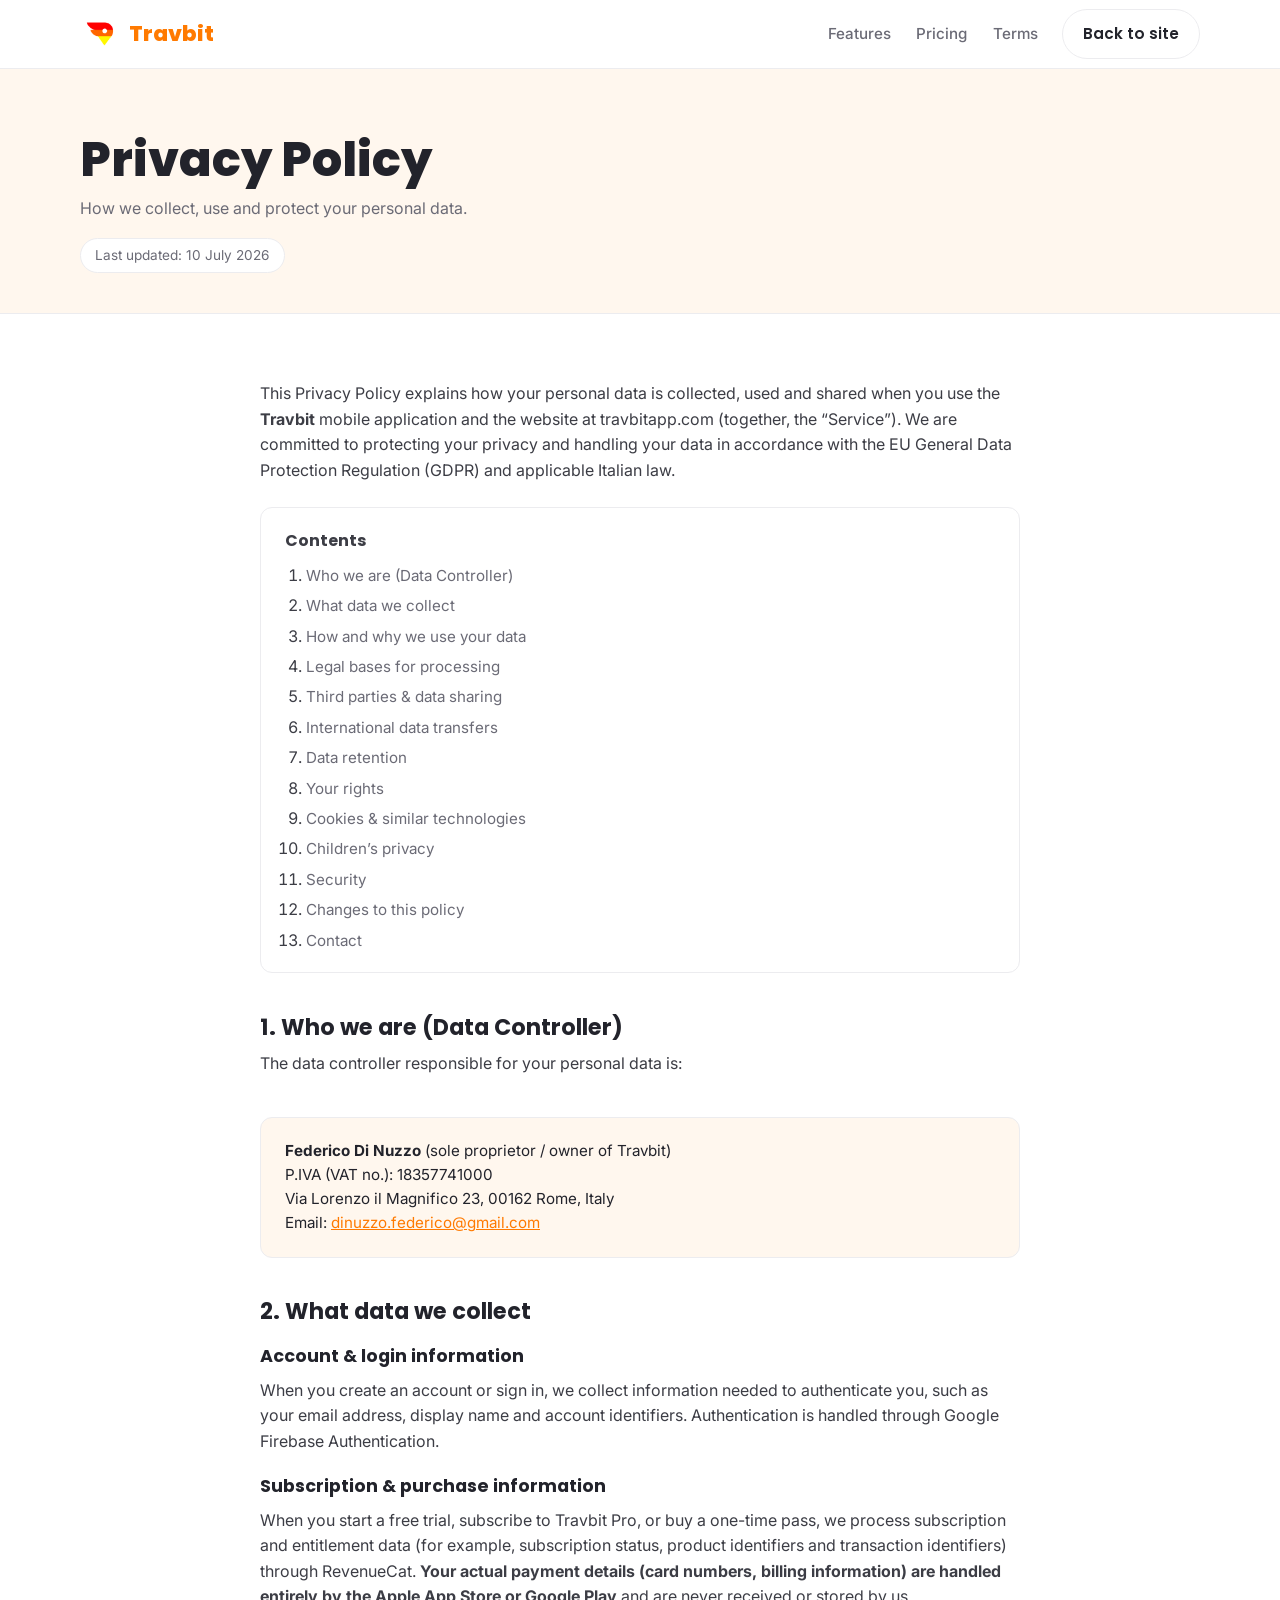
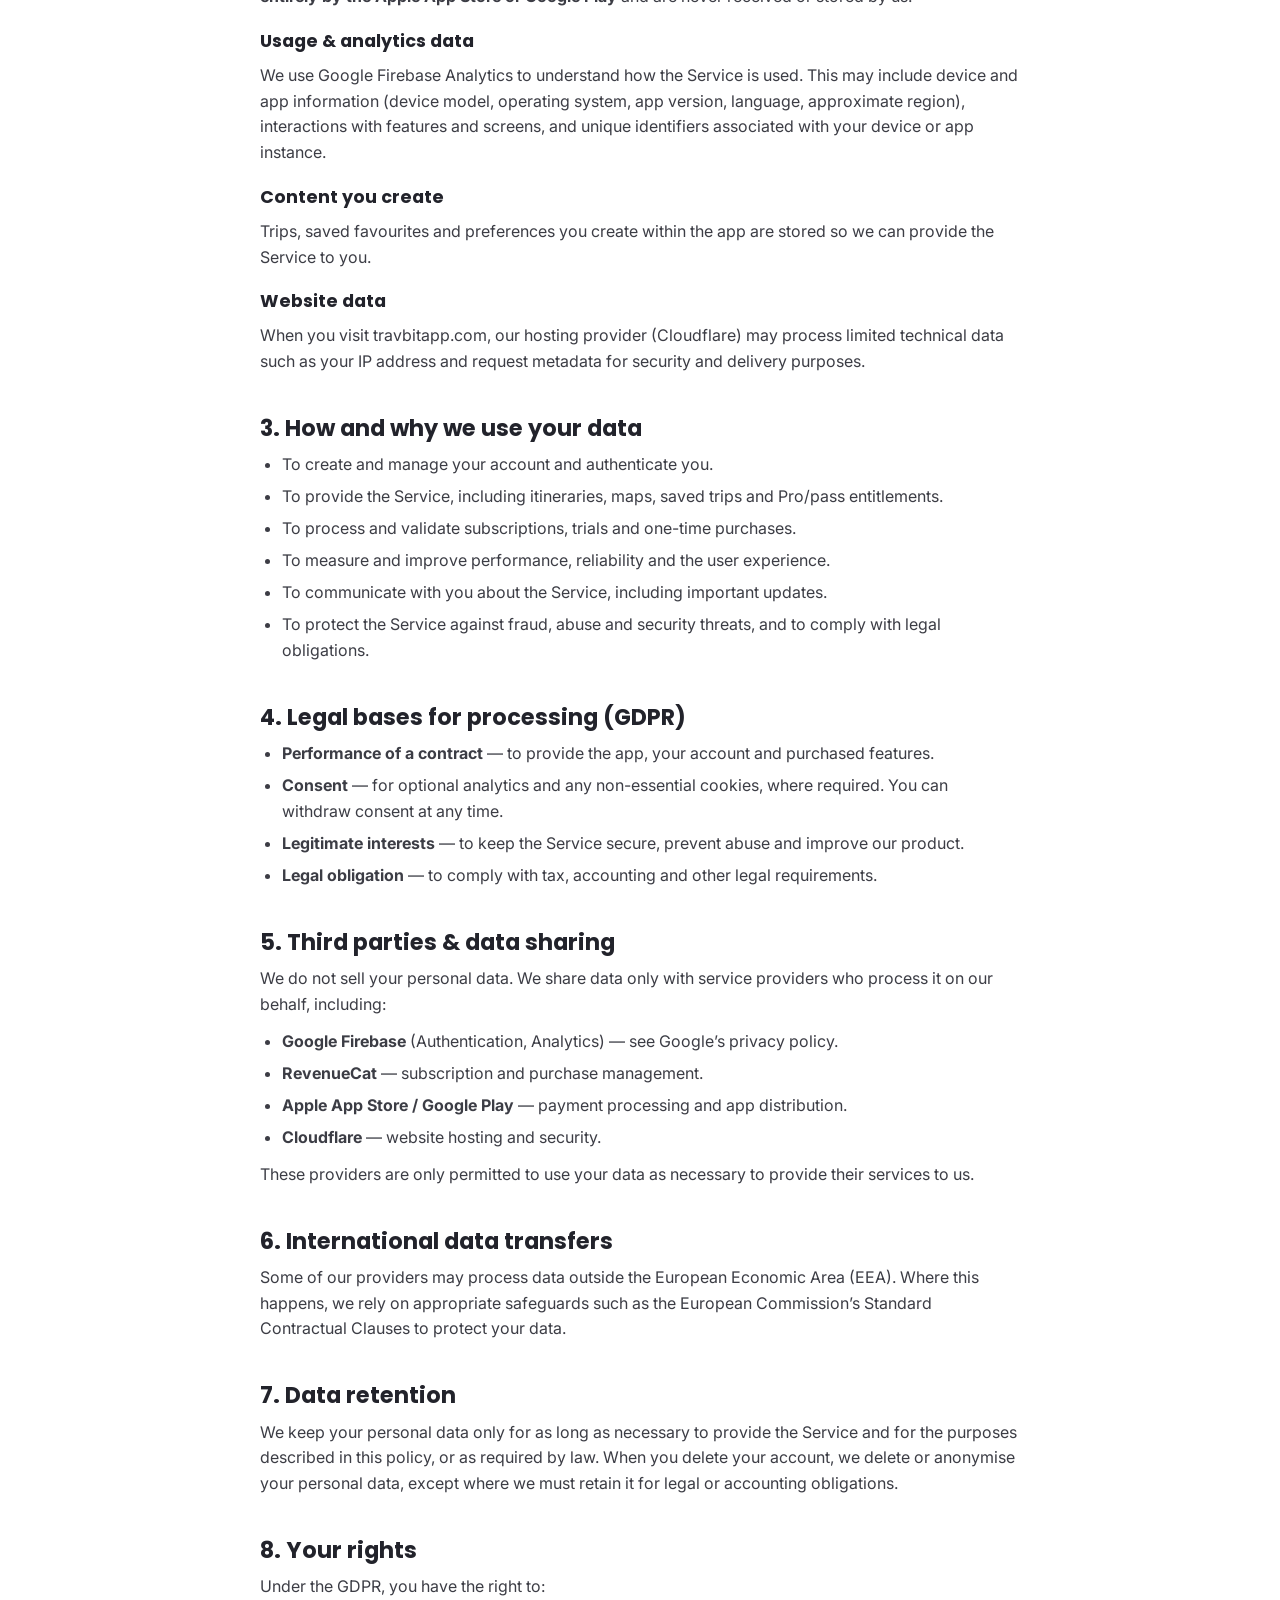
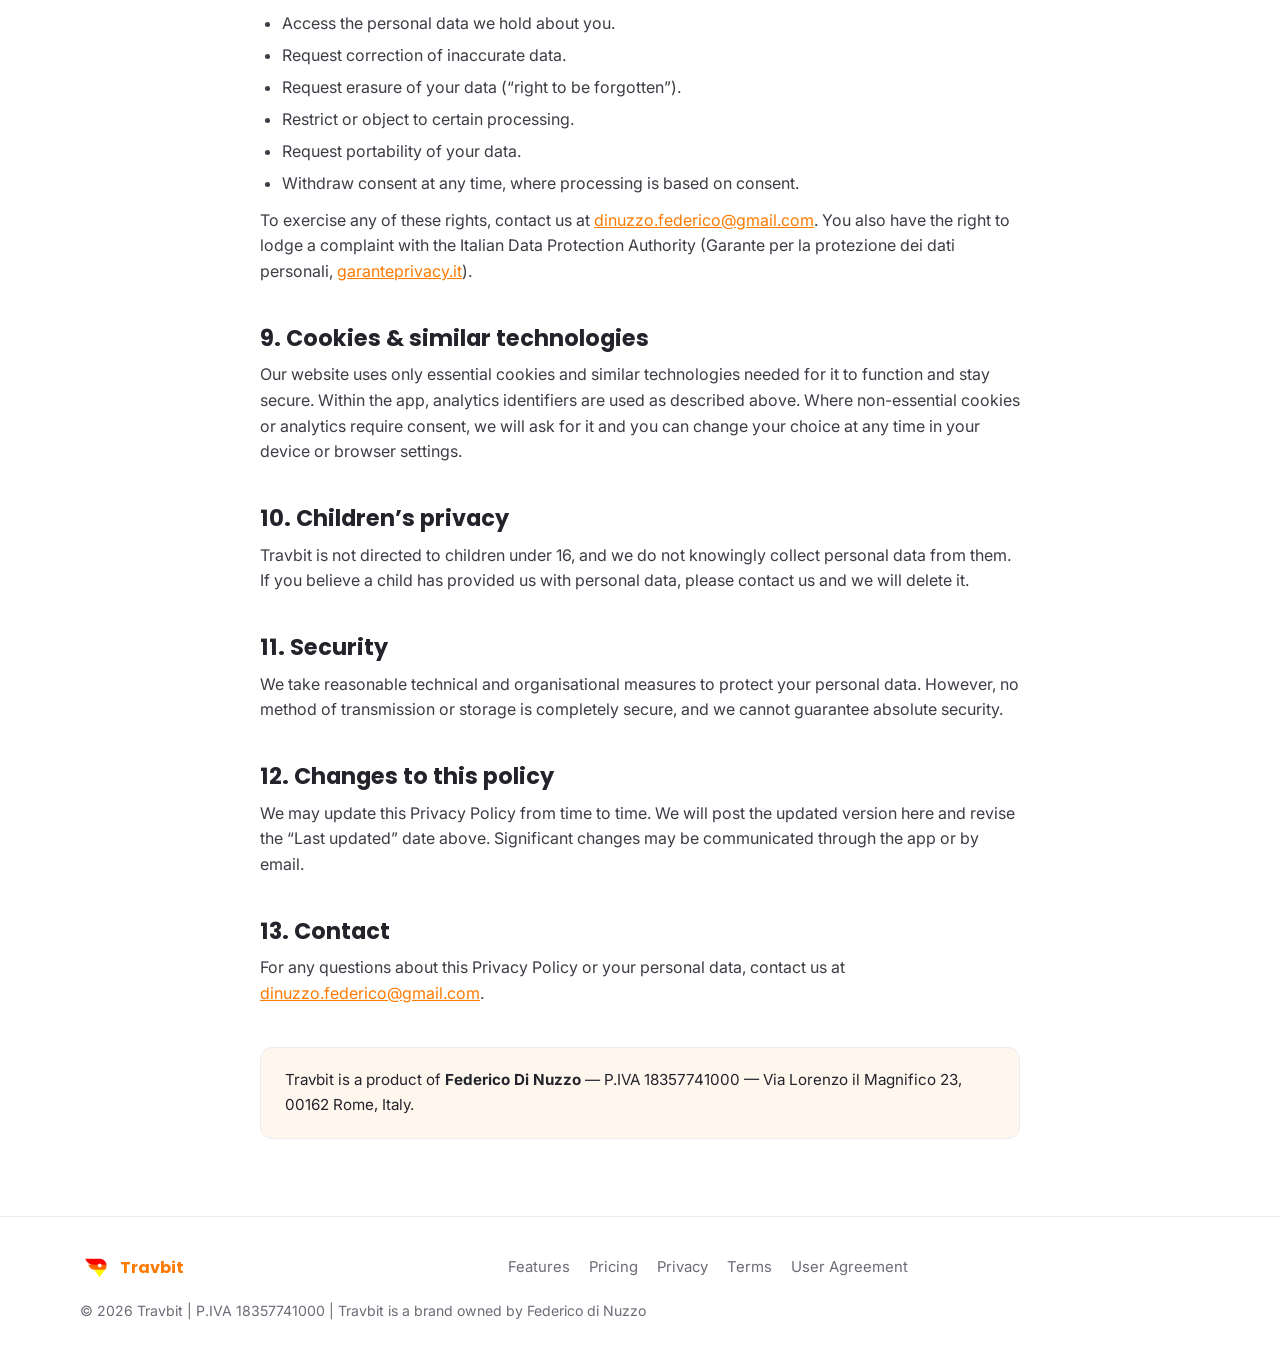
<file: privacy.html>
<!DOCTYPE html>
<html lang="en">
<head>
  <meta charset="UTF-8" />
  <meta name="viewport" content="width=device-width, initial-scale=1.0" />
  <title>Privacy Policy — Travbit</title>
  <meta name="description" content="How Travbit collects, uses and protects your personal data, in line with the EU General Data Protection Regulation (GDPR)." />
  <link rel="canonical" href="https://travbitapp.com/privacy" />
  <link rel="icon" type="image/png" href="/assets/img/travbit-icon.png" />
  <link rel="preconnect" href="https://fonts.googleapis.com" />
  <link rel="preconnect" href="https://fonts.gstatic.com" crossorigin />
  <link href="https://fonts.googleapis.com/css2?family=Inter:wght@400;500;600&family=Poppins:wght@600;700;800&display=swap" rel="stylesheet" />
  <link rel="stylesheet" href="/styles.css" />
</head>
<body>
  <!-- HEADER -->
  <header class="site-header">
    <nav class="nav container">
      <a class="brand" href="/" aria-label="Travbit home">
        <img src="/assets/img/travbit-icon.png" alt="" width="40" height="40" class="brand__mark" />
        <span class="brand__name">Travbit</span>
      </a>
      <ul class="nav__links">
        <li><a href="/#features">Features</a></li>
        <li><a href="/#pricing">Pricing</a></li>
        <li><a href="/terms">Terms</a></li>
      </ul>
      <a href="/" class="btn btn--ghost nav__cta">Back to site</a>
    </nav>
  </header>

  <main>
    <section class="legal-hero">
      <div class="container">
        <h1>Privacy Policy</h1>
        <p>How we collect, use and protect your personal data.</p>
        <span class="legal__updated">Last updated: 10 July 2026</span>
      </div>
    </section>

    <section class="legal">
      <div class="container legal__body">
        <p>
          This Privacy Policy explains how your personal data is collected, used and shared when you use the
          <strong>Travbit</strong> mobile application and the website at travbitapp.com (together, the “Service”).
          We are committed to protecting your privacy and handling your data in accordance with the EU General Data
          Protection Regulation (GDPR) and applicable Italian law.
        </p>

        <nav class="legal-toc" aria-label="Contents">
          <p>Contents</p>
          <ol>
            <li><a href="#controller">Who we are (Data Controller)</a></li>
            <li><a href="#data">What data we collect</a></li>
            <li><a href="#use">How and why we use your data</a></li>
            <li><a href="#legal-basis">Legal bases for processing</a></li>
            <li><a href="#sharing">Third parties &amp; data sharing</a></li>
            <li><a href="#transfers">International data transfers</a></li>
            <li><a href="#retention">Data retention</a></li>
            <li><a href="#rights">Your rights</a></li>
            <li><a href="#cookies">Cookies &amp; similar technologies</a></li>
            <li><a href="#children">Children’s privacy</a></li>
            <li><a href="#security">Security</a></li>
            <li><a href="#changes">Changes to this policy</a></li>
            <li><a href="#contact">Contact</a></li>
          </ol>
        </nav>

        <h2 id="controller">1. Who we are (Data Controller)</h2>
        <p>The data controller responsible for your personal data is:</p>
        <div class="legal__entity">
          <strong>Federico Di Nuzzo</strong> (sole proprietor / owner of Travbit)<br />
          P.IVA (VAT no.): 18357741000<br />
          Via Lorenzo il Magnifico 23, 00162 Rome, Italy<br />
          Email: <a href="mailto:dinuzzo.federico@gmail.com">dinuzzo.federico@gmail.com</a>
        </div>

        <h2 id="data">2. What data we collect</h2>
        <h3>Account &amp; login information</h3>
        <p>
          When you create an account or sign in, we collect information needed to authenticate you, such as your
          email address, display name and account identifiers. Authentication is handled through Google Firebase
          Authentication.
        </p>
        <h3>Subscription &amp; purchase information</h3>
        <p>
          When you start a free trial, subscribe to Travbit Pro, or buy a one-time pass, we process subscription and
          entitlement data (for example, subscription status, product identifiers and transaction identifiers) through
          RevenueCat. <strong>Your actual payment details (card numbers, billing information) are handled entirely by
          the Apple App Store or Google Play</strong> and are never received or stored by us.
        </p>
        <h3>Usage &amp; analytics data</h3>
        <p>
          We use Google Firebase Analytics to understand how the Service is used. This may include device and app
          information (device model, operating system, app version, language, approximate region), interactions with
          features and screens, and unique identifiers associated with your device or app instance.
        </p>
        <h3>Content you create</h3>
        <p>
          Trips, saved favourites and preferences you create within the app are stored so we can provide the Service to you.
        </p>
        <h3>Website data</h3>
        <p>
          When you visit travbitapp.com, our hosting provider (Cloudflare) may process limited technical data such as your
          IP address and request metadata for security and delivery purposes.
        </p>

        <h2 id="use">3. How and why we use your data</h2>
        <ul>
          <li>To create and manage your account and authenticate you.</li>
          <li>To provide the Service, including itineraries, maps, saved trips and Pro/pass entitlements.</li>
          <li>To process and validate subscriptions, trials and one-time purchases.</li>
          <li>To measure and improve performance, reliability and the user experience.</li>
          <li>To communicate with you about the Service, including important updates.</li>
          <li>To protect the Service against fraud, abuse and security threats, and to comply with legal obligations.</li>
        </ul>

        <h2 id="legal-basis">4. Legal bases for processing (GDPR)</h2>
        <ul>
          <li><strong>Performance of a contract</strong> — to provide the app, your account and purchased features.</li>
          <li><strong>Consent</strong> — for optional analytics and any non-essential cookies, where required. You can withdraw consent at any time.</li>
          <li><strong>Legitimate interests</strong> — to keep the Service secure, prevent abuse and improve our product.</li>
          <li><strong>Legal obligation</strong> — to comply with tax, accounting and other legal requirements.</li>
        </ul>

        <h2 id="sharing">5. Third parties &amp; data sharing</h2>
        <p>We do not sell your personal data. We share data only with service providers who process it on our behalf, including:</p>
        <ul>
          <li><strong>Google Firebase</strong> (Authentication, Analytics) — see Google’s privacy policy.</li>
          <li><strong>RevenueCat</strong> — subscription and purchase management.</li>
          <li><strong>Apple App Store / Google Play</strong> — payment processing and app distribution.</li>
          <li><strong>Cloudflare</strong> — website hosting and security.</li>
        </ul>
        <p>These providers are only permitted to use your data as necessary to provide their services to us.</p>

        <h2 id="transfers">6. International data transfers</h2>
        <p>
          Some of our providers may process data outside the European Economic Area (EEA). Where this happens, we rely on
          appropriate safeguards such as the European Commission’s Standard Contractual Clauses to protect your data.
        </p>

        <h2 id="retention">7. Data retention</h2>
        <p>
          We keep your personal data only for as long as necessary to provide the Service and for the purposes described
          in this policy, or as required by law. When you delete your account, we delete or anonymise your personal data,
          except where we must retain it for legal or accounting obligations.
        </p>

        <h2 id="rights">8. Your rights</h2>
        <p>Under the GDPR, you have the right to:</p>
        <ul>
          <li>Access the personal data we hold about you.</li>
          <li>Request correction of inaccurate data.</li>
          <li>Request erasure of your data (“right to be forgotten”).</li>
          <li>Restrict or object to certain processing.</li>
          <li>Request portability of your data.</li>
          <li>Withdraw consent at any time, where processing is based on consent.</li>
        </ul>
        <p>
          To exercise any of these rights, contact us at
          <a href="mailto:dinuzzo.federico@gmail.com">dinuzzo.federico@gmail.com</a>. You also have the right to lodge a complaint
          with the Italian Data Protection Authority (Garante per la protezione dei dati personali,
          <a href="https://www.garanteprivacy.it" target="_blank" rel="noopener">garanteprivacy.it</a>).
        </p>

        <h2 id="cookies">9. Cookies &amp; similar technologies</h2>
        <p>
          Our website uses only essential cookies and similar technologies needed for it to function and stay secure.
          Within the app, analytics identifiers are used as described above. Where non-essential cookies or analytics
          require consent, we will ask for it and you can change your choice at any time in your device or browser settings.
        </p>

        <h2 id="children">10. Children’s privacy</h2>
        <p>
          Travbit is not directed to children under 16, and we do not knowingly collect personal data from them. If you
          believe a child has provided us with personal data, please contact us and we will delete it.
        </p>

        <h2 id="security">11. Security</h2>
        <p>
          We take reasonable technical and organisational measures to protect your personal data. However, no method of
          transmission or storage is completely secure, and we cannot guarantee absolute security.
        </p>

        <h2 id="changes">12. Changes to this policy</h2>
        <p>
          We may update this Privacy Policy from time to time. We will post the updated version here and revise the
          “Last updated” date above. Significant changes may be communicated through the app or by email.
        </p>

        <h2 id="contact">13. Contact</h2>
        <p>
          For any questions about this Privacy Policy or your personal data, contact us at
          <a href="mailto:dinuzzo.federico@gmail.com">dinuzzo.federico@gmail.com</a>.
        </p>
        <div class="legal__entity">
          Travbit is a product of <strong>Federico Di Nuzzo</strong> — P.IVA 18357741000 —
          Via Lorenzo il Magnifico 23, 00162 Rome, Italy.
        </div>
      </div>
    </section>
  </main>

  <!-- FOOTER -->
  <footer class="footer">
    <div class="container footer__grid">
      <div class="footer__brand">
        <img src="/assets/img/travbit-icon.png" alt="" width="32" height="32" />
        <span>Travbit</span>
      </div>
      <nav class="footer__links" aria-label="Footer">
        <a href="/#features">Features</a>
        <a href="/#pricing">Pricing</a>
        <a href="/privacy">Privacy</a>
        <a href="/terms">Terms</a>
        <a href="/useragreement">User Agreement</a>
      </nav>
      <p class="footer__copy">© <span id="year"></span> Travbit | P.IVA 18357741000 | Travbit is a brand owned by Federico di Nuzzo</p>
    </div>
  </footer>

  <script>document.getElementById('year').textContent = new Date().getFullYear();</script>
</body>
</html>
</file>
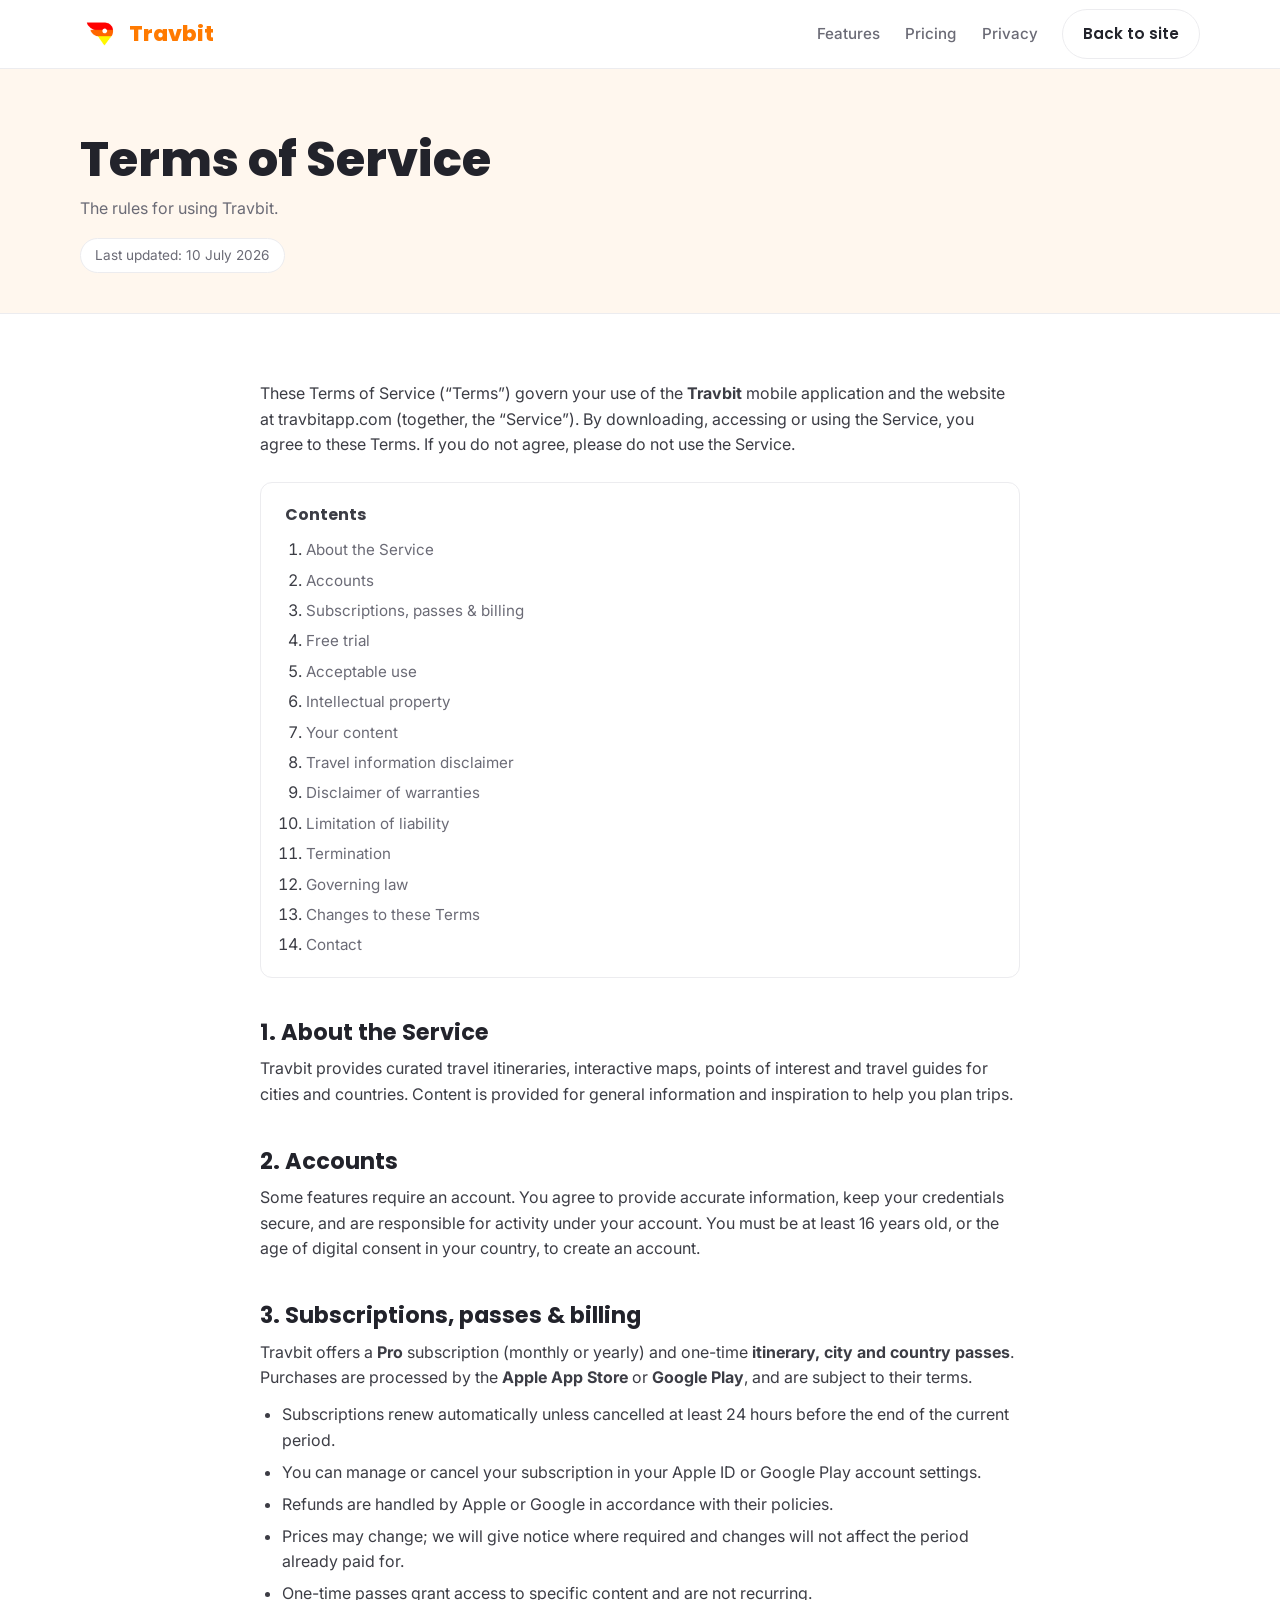
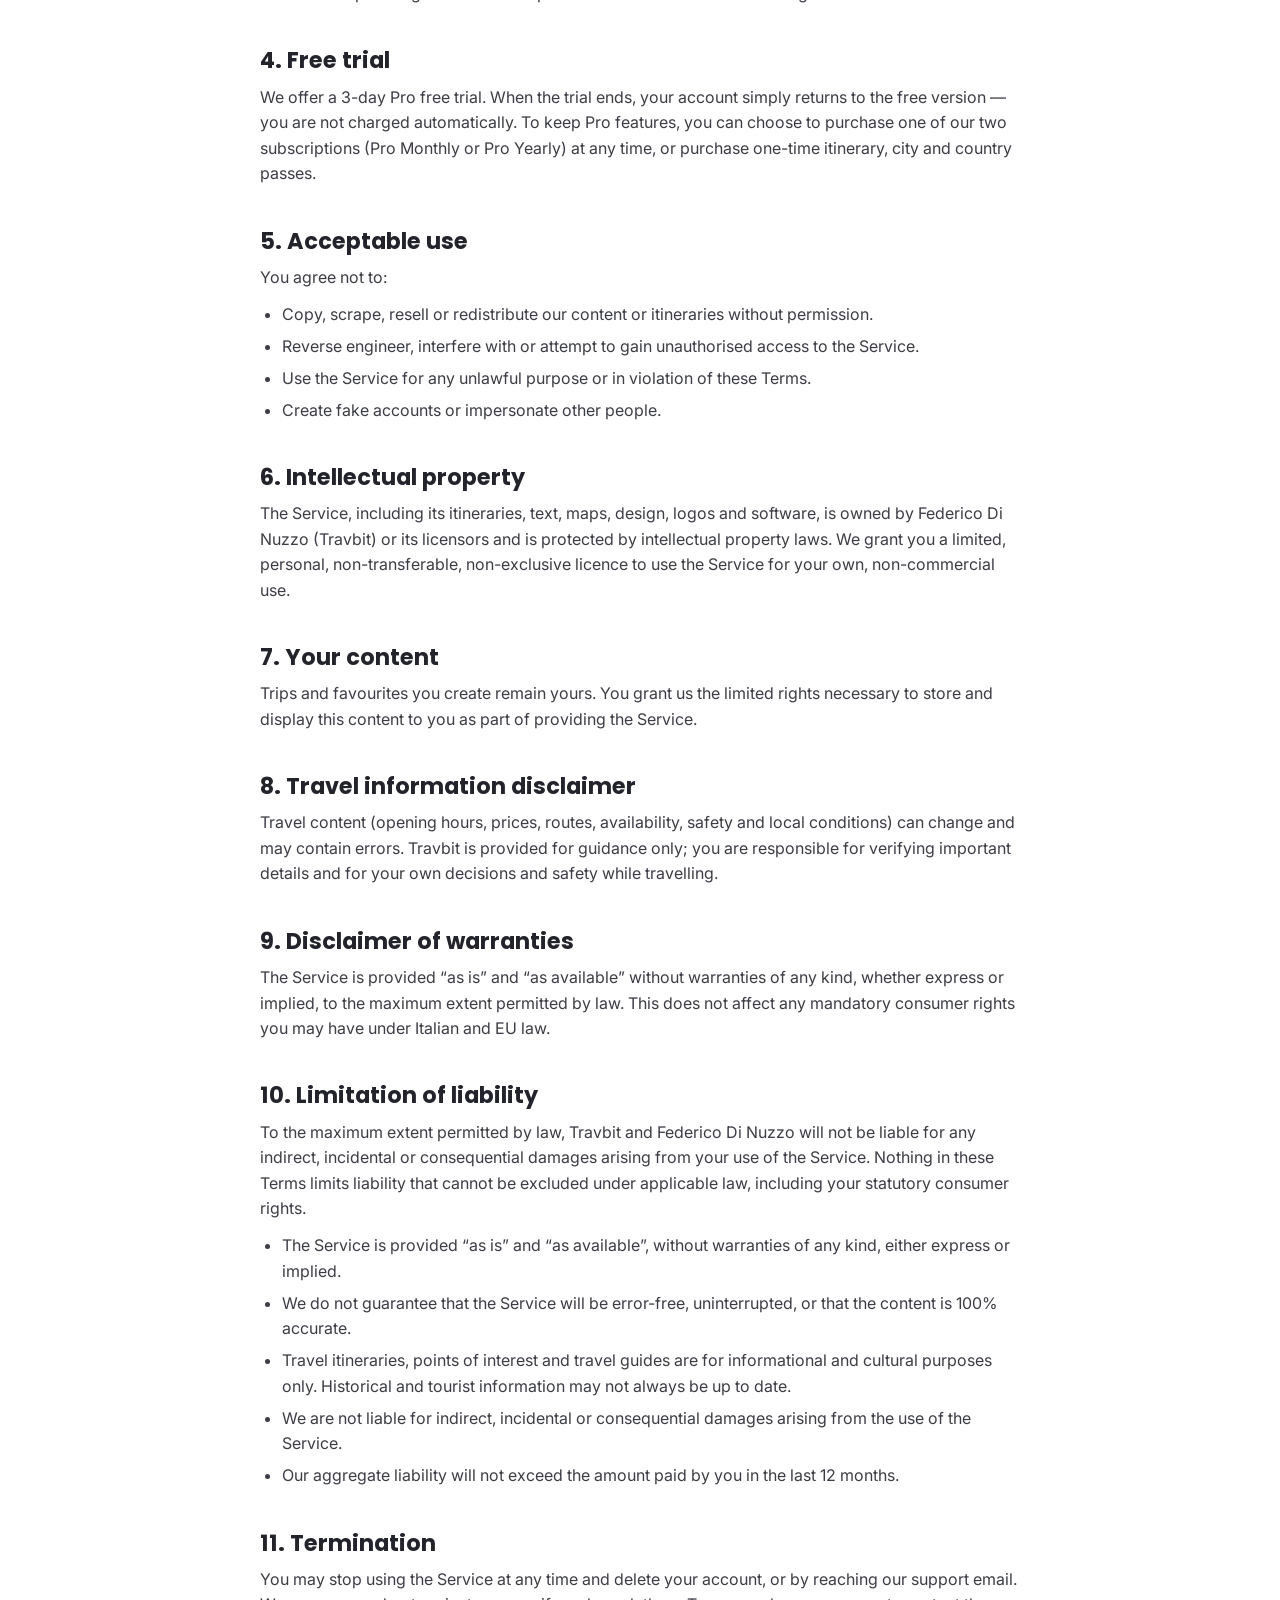
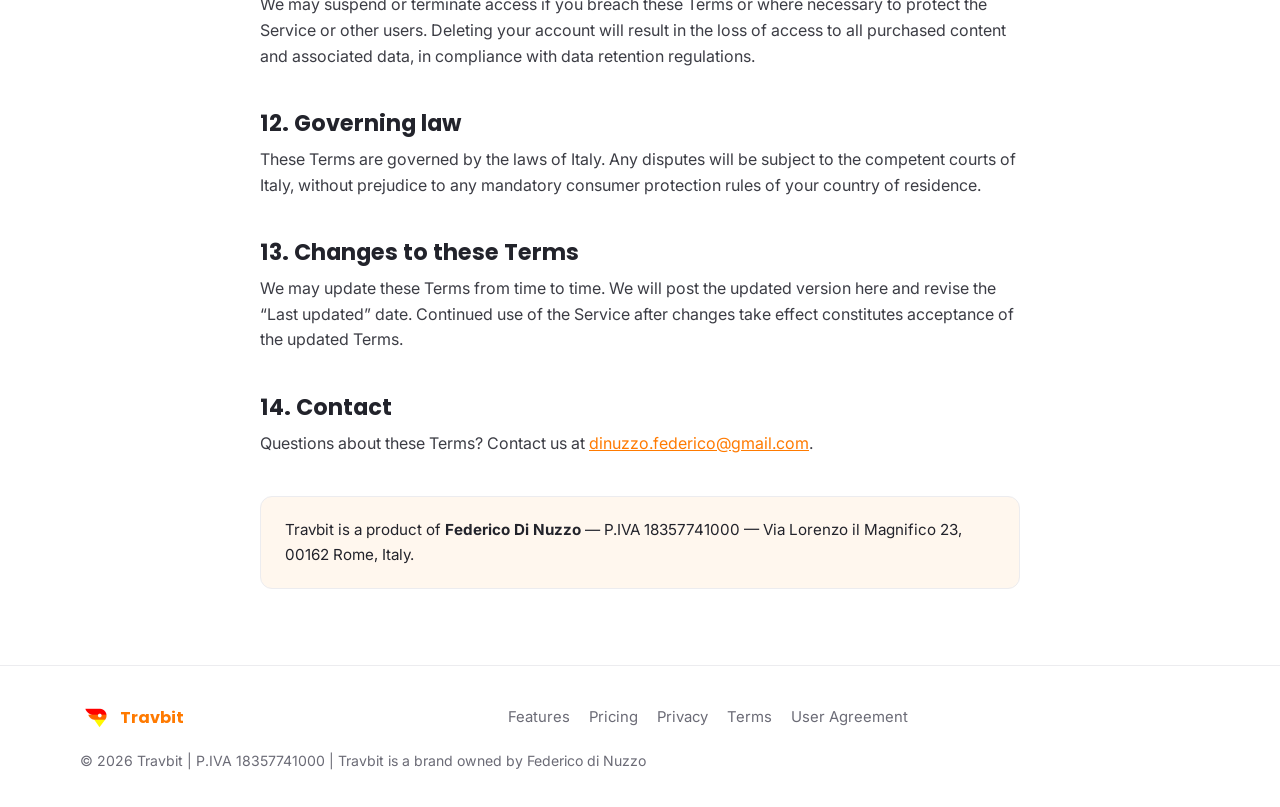
<file: terms.html>
<!DOCTYPE html>
<html lang="en">
<head>
  <meta charset="UTF-8" />
  <meta name="viewport" content="width=device-width, initial-scale=1.0" />
  <title>Terms of Service — Travbit</title>
  <meta name="description" content="The terms and conditions for using the Travbit app and website, including subscriptions, passes and acceptable use." />
  <link rel="canonical" href="https://travbitapp.com/terms" />
  <link rel="icon" type="image/png" href="/assets/img/travbit-icon.png" />
  <link rel="preconnect" href="https://fonts.googleapis.com" />
  <link rel="preconnect" href="https://fonts.gstatic.com" crossorigin />
  <link href="https://fonts.googleapis.com/css2?family=Inter:wght@400;500;600&family=Poppins:wght@600;700;800&display=swap" rel="stylesheet" />
  <link rel="stylesheet" href="/styles.css" />
</head>
<body>
  <!-- HEADER -->
  <header class="site-header">
    <nav class="nav container">
      <a class="brand" href="/" aria-label="Travbit home">
        <img src="/assets/img/travbit-icon.png" alt="" width="40" height="40" class="brand__mark" />
        <span class="brand__name">Travbit</span>
      </a>
      <ul class="nav__links">
        <li><a href="/#features">Features</a></li>
        <li><a href="/#pricing">Pricing</a></li>
        <li><a href="/privacy">Privacy</a></li>
      </ul>
      <a href="/" class="btn btn--ghost nav__cta">Back to site</a>
    </nav>
  </header>

  <main>
    <section class="legal-hero">
      <div class="container">
        <h1>Terms of Service</h1>
        <p>The rules for using Travbit.</p>
        <span class="legal__updated">Last updated: 10 July 2026</span>
      </div>
    </section>

    <section class="legal">
      <div class="container legal__body">
        <p>
          These Terms of Service (“Terms”) govern your use of the <strong>Travbit</strong> mobile application and the
          website at travbitapp.com (together, the “Service”). By downloading, accessing or using the Service, you agree
          to these Terms. If you do not agree, please do not use the Service.
        </p>

        <nav class="legal-toc" aria-label="Contents">
          <p>Contents</p>
          <ol>
            <li><a href="#about">About the Service</a></li>
            <li><a href="#accounts">Accounts</a></li>
            <li><a href="#subscriptions">Subscriptions, passes &amp; billing</a></li>
            <li><a href="#trial">Free trial</a></li>
            <li><a href="#use">Acceptable use</a></li>
            <li><a href="#ip">Intellectual property</a></li>
            <li><a href="#content">Your content</a></li>
            <li><a href="#travel">Travel information disclaimer</a></li>
            <li><a href="#warranty">Disclaimer of warranties</a></li>
            <li><a href="#liability">Limitation of liability</a></li>
            <li><a href="#termination">Termination</a></li>
            <li><a href="#law">Governing law</a></li>
            <li><a href="#changes">Changes to these Terms</a></li>
            <li><a href="#contact">Contact</a></li>
          </ol>
        </nav>

        <h2 id="about">1. About the Service</h2>
        <p>
          Travbit provides curated travel itineraries, interactive maps, points of interest and travel guides for cities
          and countries. Content is provided for general information and inspiration to help you plan trips.
        </p>

        <h2 id="accounts">2. Accounts</h2>
        <p>
          Some features require an account. You agree to provide accurate information, keep your credentials secure, and
          are responsible for activity under your account. You must be at least 16 years old, or the age of digital
          consent in your country, to create an account.
        </p>

        <h2 id="subscriptions">3. Subscriptions, passes &amp; billing</h2>
        <p>
          Travbit offers a <strong>Pro</strong> subscription (monthly or yearly) and one-time <strong>itinerary, city and
          country passes</strong>. Purchases are processed by the <strong>Apple App Store</strong> or <strong>Google
          Play</strong>, and are subject to their terms.
        </p>
        <ul>
          <li>Subscriptions renew automatically unless cancelled at least 24 hours before the end of the current period.</li>
          <li>You can manage or cancel your subscription in your Apple ID or Google Play account settings.</li>
          <li>Refunds are handled by Apple or Google in accordance with their policies.</li>
          <li>Prices may change; we will give notice where required and changes will not affect the period already paid for.</li>
          <li>One-time passes grant access to specific content and are not recurring.</li>
        </ul>

        <h2 id="trial">4. Free trial</h2>
        <p>
          We offer a 3-day Pro free trial. When the trial ends, your account simply returns to the free version —
          you are not charged automatically. To keep Pro features, you can choose to purchase one of our two
          subscriptions (Pro Monthly or Pro Yearly) at any time, or purchase one-time itinerary, city and country
          passes.
        </p>

        <h2 id="use">5. Acceptable use</h2>
        <p>You agree not to:</p>
        <ul>
          <li>Copy, scrape, resell or redistribute our content or itineraries without permission.</li>
          <li>Reverse engineer, interfere with or attempt to gain unauthorised access to the Service.</li>
          <li>Use the Service for any unlawful purpose or in violation of these Terms.</li>
          <li>Create fake accounts or impersonate other people.</li>
        </ul>

        <h2 id="ip">6. Intellectual property</h2>
        <p>
          The Service, including its itineraries, text, maps, design, logos and software, is owned by Federico Di Nuzzo
          (Travbit) or its licensors and is protected by intellectual property laws. We grant you a limited, personal,
          non-transferable, non-exclusive licence to use the Service for your own, non-commercial use.
        </p>

        <h2 id="content">7. Your content</h2>
        <p>
          Trips and favourites you create remain yours. You grant us the limited rights necessary to store and display
          this content to you as part of providing the Service.
        </p>

        <h2 id="travel">8. Travel information disclaimer</h2>
        <p>
          Travel content (opening hours, prices, routes, availability, safety and local conditions) can change and may
          contain errors. Travbit is provided for guidance only; you are responsible for verifying important details and
          for your own decisions and safety while travelling.
        </p>

        <h2 id="warranty">9. Disclaimer of warranties</h2>
        <p>
          The Service is provided “as is” and “as available” without warranties of any kind, whether express or implied,
          to the maximum extent permitted by law. This does not affect any mandatory consumer rights you may have under
          Italian and EU law.
        </p>

        <h2 id="liability">10. Limitation of liability</h2>
        <p>
          To the maximum extent permitted by law, Travbit and Federico Di Nuzzo will not be liable for any indirect,
          incidental or consequential damages arising from your use of the Service. Nothing in these Terms limits
          liability that cannot be excluded under applicable law, including your statutory consumer rights.
        </p>
        <ul>
          <li>The Service is provided “as is” and “as available”, without warranties of any kind, either express or implied.</li>
          <li>We do not guarantee that the Service will be error-free, uninterrupted, or that the content is 100% accurate.</li>
          <li>Travel itineraries, points of interest and travel guides are for informational and cultural purposes only. Historical and tourist information may not always be up to date.</li>
          <li>We are not liable for indirect, incidental or consequential damages arising from the use of the Service.</li>
          <li>Our aggregate liability will not exceed the amount paid by you in the last 12 months.</li>
        </ul>

        <h2 id="termination">11. Termination</h2>
        <p>
          You may stop using the Service at any time and delete your account, or by reaching our support email. We may
          suspend or terminate access if you breach these Terms or where necessary to protect the Service or other users.
          Deleting your account will result in the loss of access to all purchased content and associated data, in
          compliance with data retention regulations.
        </p>

        <h2 id="law">12. Governing law</h2>
        <p>
          These Terms are governed by the laws of Italy. Any disputes will be subject to the competent courts of Italy,
          without prejudice to any mandatory consumer protection rules of your country of residence.
        </p>

        <h2 id="changes">13. Changes to these Terms</h2>
        <p>
          We may update these Terms from time to time. We will post the updated version here and revise the “Last updated”
          date. Continued use of the Service after changes take effect constitutes acceptance of the updated Terms.
        </p>

        <h2 id="contact">14. Contact</h2>
        <p>
          Questions about these Terms? Contact us at
          <a href="mailto:dinuzzo.federico@gmail.com">dinuzzo.federico@gmail.com</a>.
        </p>
        <div class="legal__entity">
          Travbit is a product of <strong>Federico Di Nuzzo</strong> — P.IVA 18357741000 —
          Via Lorenzo il Magnifico 23, 00162 Rome, Italy.
        </div>
      </div>
    </section>
  </main>

  <!-- FOOTER -->
  <footer class="footer">
    <div class="container footer__grid">
      <div class="footer__brand">
        <img src="/assets/img/travbit-icon.png" alt="" width="32" height="32" />
        <span>Travbit</span>
      </div>
      <nav class="footer__links" aria-label="Footer">
        <a href="/#features">Features</a>
        <a href="/#pricing">Pricing</a>
        <a href="/privacy">Privacy</a>
        <a href="/terms">Terms</a>
        <a href="/useragreement">User Agreement</a>
      </nav>
      <p class="footer__copy">© <span id="year"></span> Travbit | P.IVA 18357741000 | Travbit is a brand owned by Federico di Nuzzo</p>
    </div>
  </footer>

  <script>document.getElementById('year').textContent = new Date().getFullYear();</script>
</body>
</html>
</file>
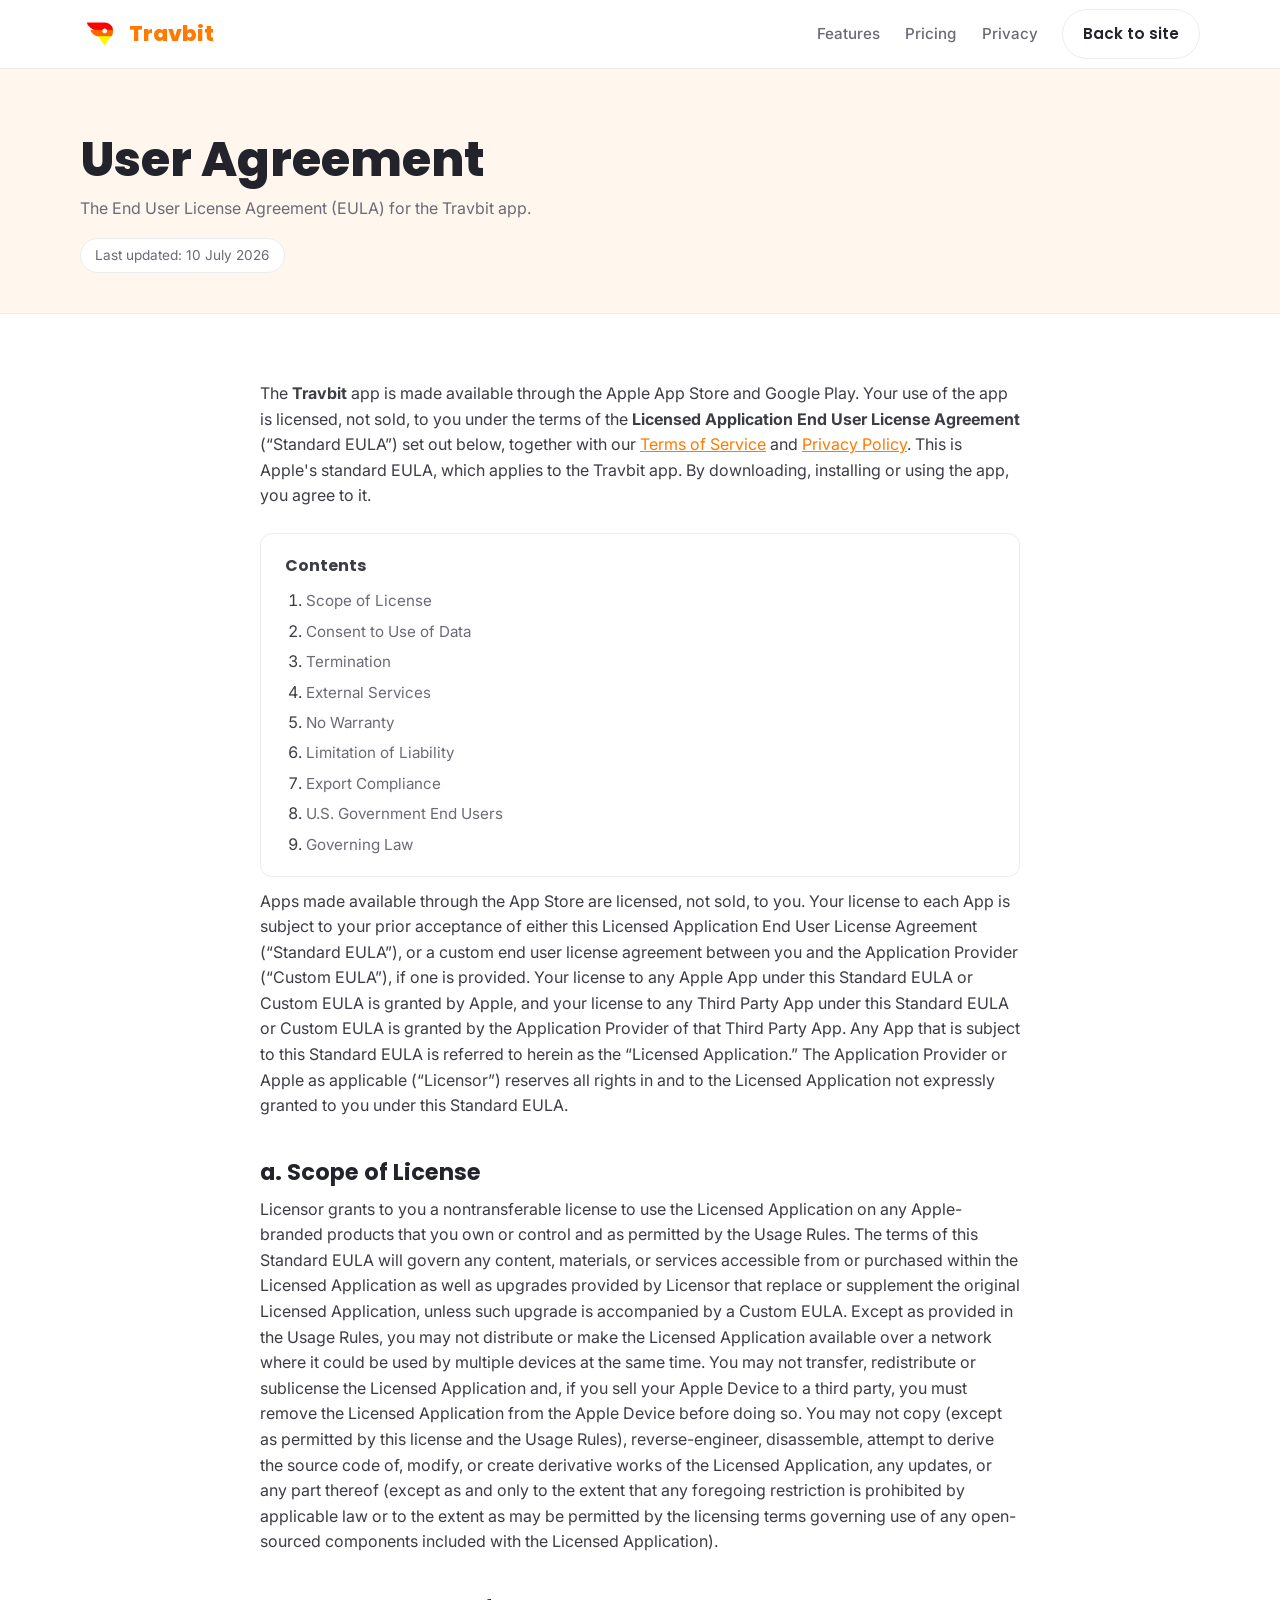
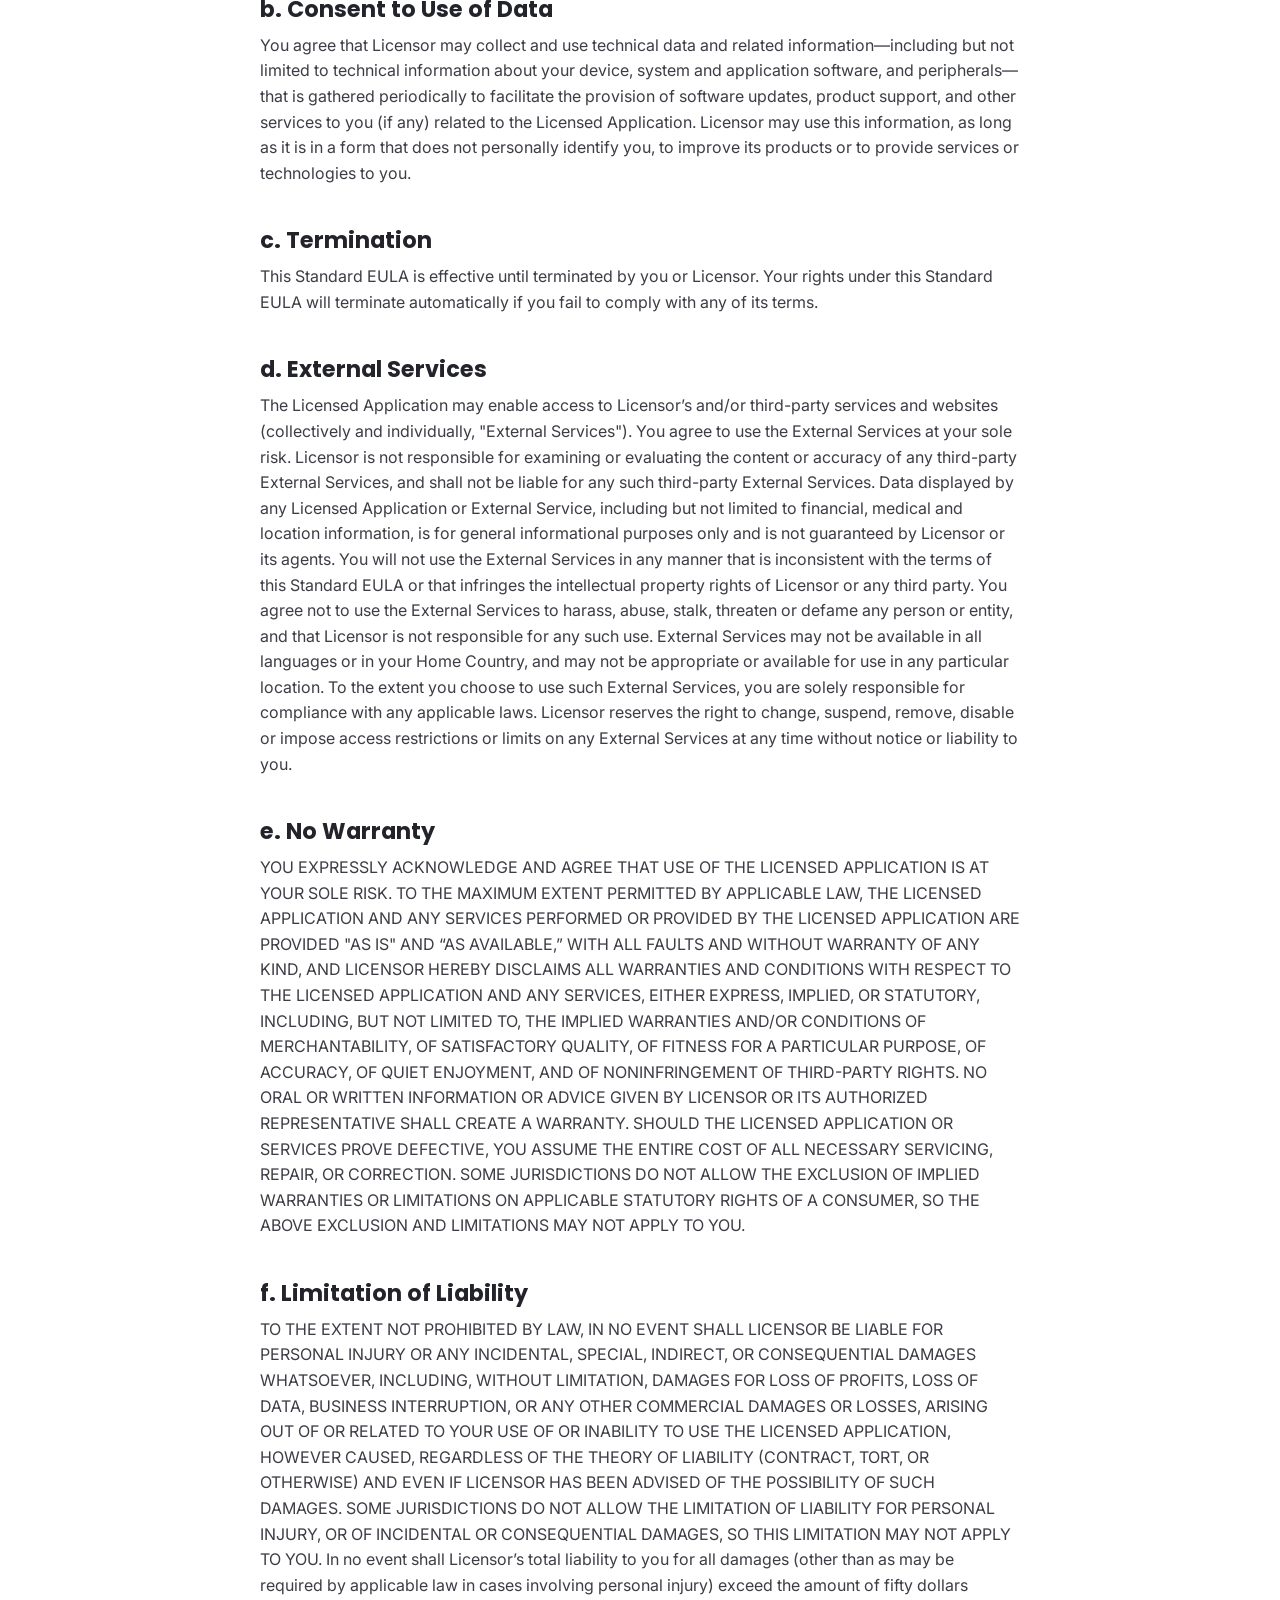
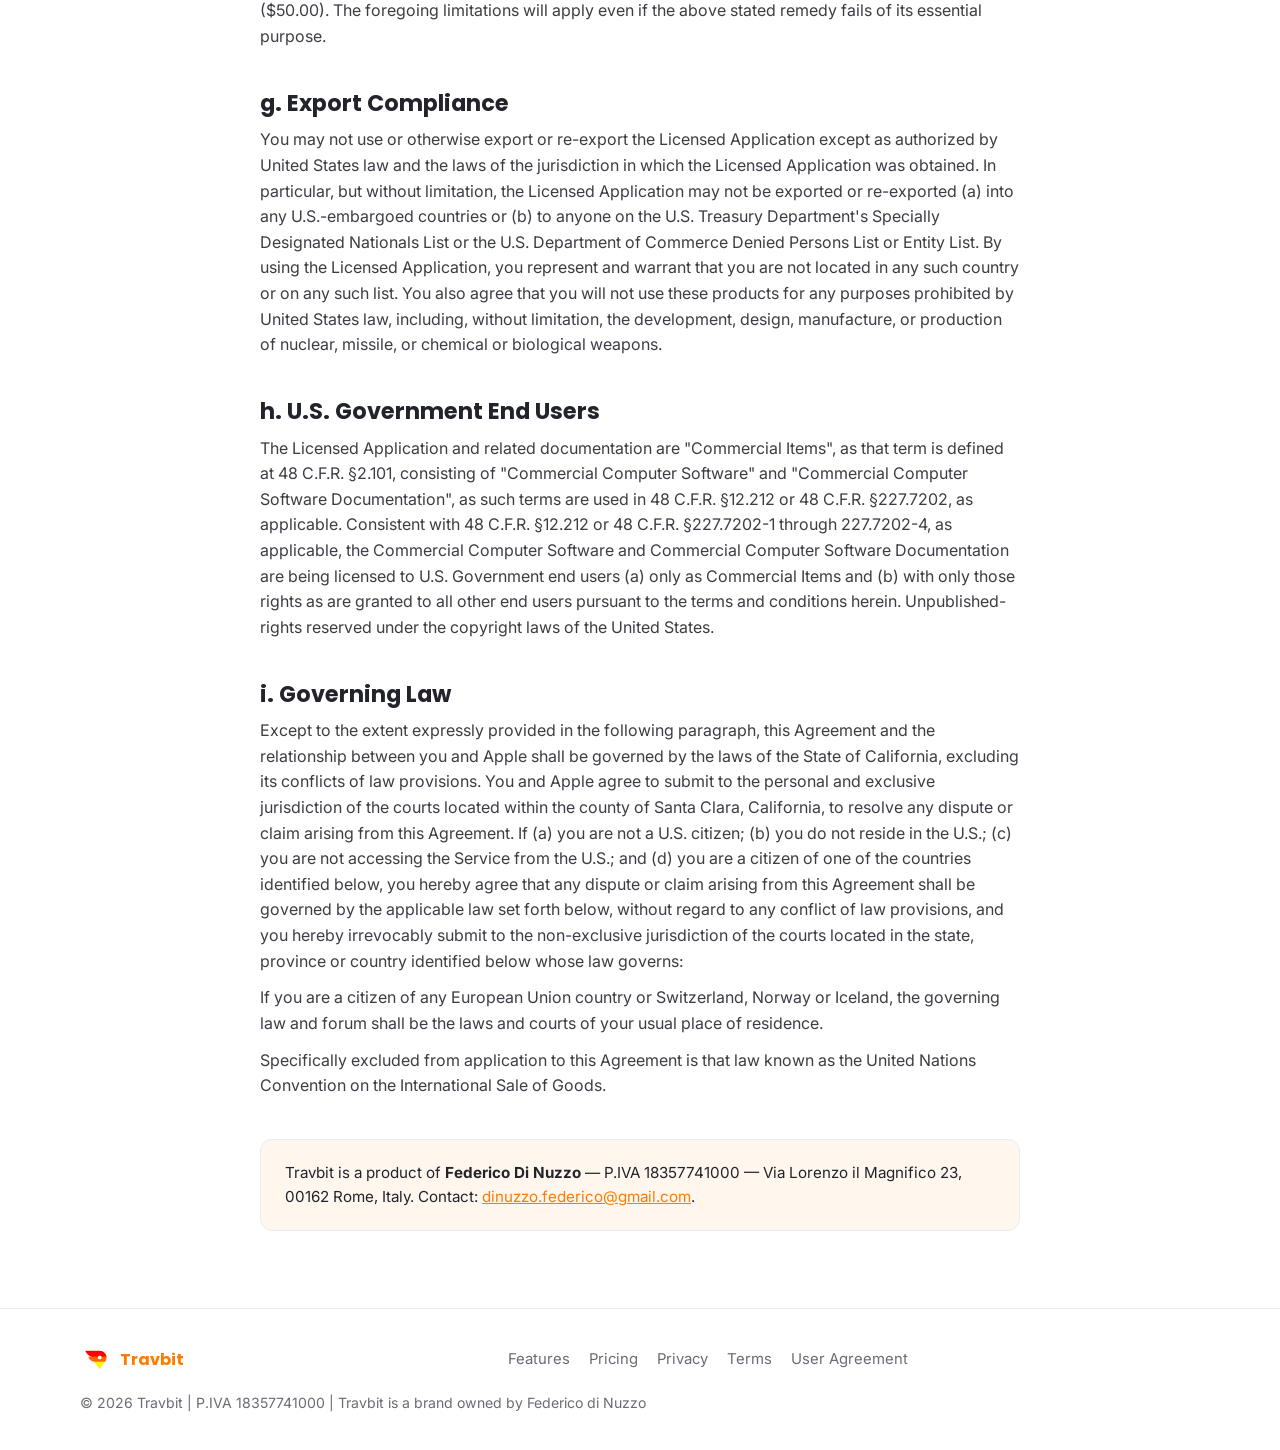
<file: useragreement.html>
<!DOCTYPE html>
<html lang="en">
<head>
  <meta charset="UTF-8" />
  <meta name="viewport" content="width=device-width, initial-scale=1.0" />
  <title>User Agreement (EULA) — Travbit</title>
  <meta name="description" content="The End User License Agreement for the Travbit app, based on Apple's standard Licensed Application End User License Agreement." />
  <link rel="canonical" href="https://travbitapp.com/useragreement" />
  <link rel="icon" type="image/png" href="/assets/img/travbit-icon.png" />
  <link rel="preconnect" href="https://fonts.googleapis.com" />
  <link rel="preconnect" href="https://fonts.gstatic.com" crossorigin />
  <link href="https://fonts.googleapis.com/css2?family=Inter:wght@400;500;600&family=Poppins:wght@600;700;800&display=swap" rel="stylesheet" />
  <link rel="stylesheet" href="/styles.css" />
</head>
<body>
  <!-- HEADER -->
  <header class="site-header">
    <nav class="nav container">
      <a class="brand" href="/" aria-label="Travbit home">
        <img src="/assets/img/travbit-icon.png" alt="" width="40" height="40" class="brand__mark" />
        <span class="brand__name">Travbit</span>
      </a>
      <ul class="nav__links">
        <li><a href="/#features">Features</a></li>
        <li><a href="/#pricing">Pricing</a></li>
        <li><a href="/privacy">Privacy</a></li>
      </ul>
      <a href="/" class="btn btn--ghost nav__cta">Back to site</a>
    </nav>
  </header>

  <main>
    <section class="legal-hero">
      <div class="container">
        <h1>User Agreement</h1>
        <p>The End User License Agreement (EULA) for the Travbit app.</p>
        <span class="legal__updated">Last updated: 10 July 2026</span>
      </div>
    </section>

    <section class="legal">
      <div class="container legal__body">
        <p>
          The <strong>Travbit</strong> app is made available through the Apple App Store and Google Play. Your use of the
          app is licensed, not sold, to you under the terms of the <strong>Licensed Application End User License
          Agreement</strong> (“Standard EULA”) set out below, together with our
          <a href="/terms">Terms of Service</a> and <a href="/privacy">Privacy Policy</a>. This is Apple's standard EULA,
          which applies to the Travbit app. By downloading, installing or using the app, you agree to it.
        </p>

        <nav class="legal-toc" aria-label="Contents">
          <p>Contents</p>
          <ol>
            <li><a href="#scope">Scope of License</a></li>
            <li><a href="#data">Consent to Use of Data</a></li>
            <li><a href="#termination">Termination</a></li>
            <li><a href="#external">External Services</a></li>
            <li><a href="#warranty">No Warranty</a></li>
            <li><a href="#liability">Limitation of Liability</a></li>
            <li><a href="#export">Export Compliance</a></li>
            <li><a href="#government">U.S. Government End Users</a></li>
            <li><a href="#law">Governing Law</a></li>
          </ol>
        </nav>

        <p>
          Apps made available through the App Store are licensed, not sold, to you. Your license to each App is subject to
          your prior acceptance of either this Licensed Application End User License Agreement (“Standard EULA”), or a
          custom end user license agreement between you and the Application Provider (“Custom EULA”), if one is provided.
          Your license to any Apple App under this Standard EULA or Custom EULA is granted by Apple, and your license to
          any Third Party App under this Standard EULA or Custom EULA is granted by the Application Provider of that Third
          Party App. Any App that is subject to this Standard EULA is referred to herein as the “Licensed Application.”
          The Application Provider or Apple as applicable (“Licensor”) reserves all rights in and to the Licensed
          Application not expressly granted to you under this Standard EULA.
        </p>

        <h2 id="scope">a. Scope of License</h2>
        <p>
          Licensor grants to you a nontransferable license to use the Licensed Application on any Apple-branded products
          that you own or control and as permitted by the Usage Rules. The terms of this Standard EULA will govern any
          content, materials, or services accessible from or purchased within the Licensed Application as well as upgrades
          provided by Licensor that replace or supplement the original Licensed Application, unless such upgrade is
          accompanied by a Custom EULA. Except as provided in the Usage Rules, you may not distribute or make the Licensed
          Application available over a network where it could be used by multiple devices at the same time. You may not
          transfer, redistribute or sublicense the Licensed Application and, if you sell your Apple Device to a third
          party, you must remove the Licensed Application from the Apple Device before doing so. You may not copy (except
          as permitted by this license and the Usage Rules), reverse-engineer, disassemble, attempt to derive the source
          code of, modify, or create derivative works of the Licensed Application, any updates, or any part thereof
          (except as and only to the extent that any foregoing restriction is prohibited by applicable law or to the
          extent as may be permitted by the licensing terms governing use of any open-sourced components included with the
          Licensed Application).
        </p>

        <h2 id="data">b. Consent to Use of Data</h2>
        <p>
          You agree that Licensor may collect and use technical data and related information—including but not limited to
          technical information about your device, system and application software, and peripherals—that is gathered
          periodically to facilitate the provision of software updates, product support, and other services to you (if
          any) related to the Licensed Application. Licensor may use this information, as long as it is in a form that does
          not personally identify you, to improve its products or to provide services or technologies to you.
        </p>

        <h2 id="termination">c. Termination</h2>
        <p>
          This Standard EULA is effective until terminated by you or Licensor. Your rights under this Standard EULA will
          terminate automatically if you fail to comply with any of its terms.
        </p>

        <h2 id="external">d. External Services</h2>
        <p>
          The Licensed Application may enable access to Licensor’s and/or third-party services and websites (collectively
          and individually, "External Services"). You agree to use the External Services at your sole risk. Licensor is
          not responsible for examining or evaluating the content or accuracy of any third-party External Services, and
          shall not be liable for any such third-party External Services. Data displayed by any Licensed Application or
          External Service, including but not limited to financial, medical and location information, is for general
          informational purposes only and is not guaranteed by Licensor or its agents. You will not use the External
          Services in any manner that is inconsistent with the terms of this Standard EULA or that infringes the
          intellectual property rights of Licensor or any third party. You agree not to use the External Services to
          harass, abuse, stalk, threaten or defame any person or entity, and that Licensor is not responsible for any such
          use. External Services may not be available in all languages or in your Home Country, and may not be appropriate
          or available for use in any particular location. To the extent you choose to use such External Services, you are
          solely responsible for compliance with any applicable laws. Licensor reserves the right to change, suspend,
          remove, disable or impose access restrictions or limits on any External Services at any time without notice or
          liability to you.
        </p>

        <h2 id="warranty">e. No Warranty</h2>
        <p>
          YOU EXPRESSLY ACKNOWLEDGE AND AGREE THAT USE OF THE LICENSED APPLICATION IS AT YOUR SOLE RISK. TO THE MAXIMUM
          EXTENT PERMITTED BY APPLICABLE LAW, THE LICENSED APPLICATION AND ANY SERVICES PERFORMED OR PROVIDED BY THE
          LICENSED APPLICATION ARE PROVIDED "AS IS" AND “AS AVAILABLE,” WITH ALL FAULTS AND WITHOUT WARRANTY OF ANY KIND,
          AND LICENSOR HEREBY DISCLAIMS ALL WARRANTIES AND CONDITIONS WITH RESPECT TO THE LICENSED APPLICATION AND ANY
          SERVICES, EITHER EXPRESS, IMPLIED, OR STATUTORY, INCLUDING, BUT NOT LIMITED TO, THE IMPLIED WARRANTIES AND/OR
          CONDITIONS OF MERCHANTABILITY, OF SATISFACTORY QUALITY, OF FITNESS FOR A PARTICULAR PURPOSE, OF ACCURACY, OF
          QUIET ENJOYMENT, AND OF NONINFRINGEMENT OF THIRD-PARTY RIGHTS. NO ORAL OR WRITTEN INFORMATION OR ADVICE GIVEN BY
          LICENSOR OR ITS AUTHORIZED REPRESENTATIVE SHALL CREATE A WARRANTY. SHOULD THE LICENSED APPLICATION OR SERVICES
          PROVE DEFECTIVE, YOU ASSUME THE ENTIRE COST OF ALL NECESSARY SERVICING, REPAIR, OR CORRECTION. SOME JURISDICTIONS
          DO NOT ALLOW THE EXCLUSION OF IMPLIED WARRANTIES OR LIMITATIONS ON APPLICABLE STATUTORY RIGHTS OF A CONSUMER, SO
          THE ABOVE EXCLUSION AND LIMITATIONS MAY NOT APPLY TO YOU.
        </p>

        <h2 id="liability">f. Limitation of Liability</h2>
        <p>
          TO THE EXTENT NOT PROHIBITED BY LAW, IN NO EVENT SHALL LICENSOR BE LIABLE FOR PERSONAL INJURY OR ANY INCIDENTAL,
          SPECIAL, INDIRECT, OR CONSEQUENTIAL DAMAGES WHATSOEVER, INCLUDING, WITHOUT LIMITATION, DAMAGES FOR LOSS OF
          PROFITS, LOSS OF DATA, BUSINESS INTERRUPTION, OR ANY OTHER COMMERCIAL DAMAGES OR LOSSES, ARISING OUT OF OR
          RELATED TO YOUR USE OF OR INABILITY TO USE THE LICENSED APPLICATION, HOWEVER CAUSED, REGARDLESS OF THE THEORY OF
          LIABILITY (CONTRACT, TORT, OR OTHERWISE) AND EVEN IF LICENSOR HAS BEEN ADVISED OF THE POSSIBILITY OF SUCH
          DAMAGES. SOME JURISDICTIONS DO NOT ALLOW THE LIMITATION OF LIABILITY FOR PERSONAL INJURY, OR OF INCIDENTAL OR
          CONSEQUENTIAL DAMAGES, SO THIS LIMITATION MAY NOT APPLY TO YOU. In no event shall Licensor’s total liability to
          you for all damages (other than as may be required by applicable law in cases involving personal injury) exceed
          the amount of fifty dollars ($50.00). The foregoing limitations will apply even if the above stated remedy fails
          of its essential purpose.
        </p>

        <h2 id="export">g. Export Compliance</h2>
        <p>
          You may not use or otherwise export or re-export the Licensed Application except as authorized by United States
          law and the laws of the jurisdiction in which the Licensed Application was obtained. In particular, but without
          limitation, the Licensed Application may not be exported or re-exported (a) into any U.S.-embargoed countries or
          (b) to anyone on the U.S. Treasury Department's Specially Designated Nationals List or the U.S. Department of
          Commerce Denied Persons List or Entity List. By using the Licensed Application, you represent and warrant that
          you are not located in any such country or on any such list. You also agree that you will not use these products
          for any purposes prohibited by United States law, including, without limitation, the development, design,
          manufacture, or production of nuclear, missile, or chemical or biological weapons.
        </p>

        <h2 id="government">h. U.S. Government End Users</h2>
        <p>
          The Licensed Application and related documentation are "Commercial Items", as that term is defined at 48 C.F.R.
          §2.101, consisting of "Commercial Computer Software" and "Commercial Computer Software Documentation", as such
          terms are used in 48 C.F.R. §12.212 or 48 C.F.R. §227.7202, as applicable. Consistent with 48 C.F.R. §12.212 or
          48 C.F.R. §227.7202-1 through 227.7202-4, as applicable, the Commercial Computer Software and Commercial Computer
          Software Documentation are being licensed to U.S. Government end users (a) only as Commercial Items and (b) with
          only those rights as are granted to all other end users pursuant to the terms and conditions herein.
          Unpublished-rights reserved under the copyright laws of the United States.
        </p>

        <h2 id="law">i. Governing Law</h2>
        <p>
          Except to the extent expressly provided in the following paragraph, this Agreement and the relationship between
          you and Apple shall be governed by the laws of the State of California, excluding its conflicts of law
          provisions. You and Apple agree to submit to the personal and exclusive jurisdiction of the courts located
          within the county of Santa Clara, California, to resolve any dispute or claim arising from this Agreement. If (a)
          you are not a U.S. citizen; (b) you do not reside in the U.S.; (c) you are not accessing the Service from the
          U.S.; and (d) you are a citizen of one of the countries identified below, you hereby agree that any dispute or
          claim arising from this Agreement shall be governed by the applicable law set forth below, without regard to any
          conflict of law provisions, and you hereby irrevocably submit to the non-exclusive jurisdiction of the courts
          located in the state, province or country identified below whose law governs:
        </p>
        <p>
          If you are a citizen of any European Union country or Switzerland, Norway or Iceland, the governing law and
          forum shall be the laws and courts of your usual place of residence.
        </p>
        <p>
          Specifically excluded from application to this Agreement is that law known as the United Nations Convention on
          the International Sale of Goods.
        </p>

        <div class="legal__entity">
          Travbit is a product of <strong>Federico Di Nuzzo</strong> — P.IVA 18357741000 —
          Via Lorenzo il Magnifico 23, 00162 Rome, Italy. Contact:
          <a href="mailto:dinuzzo.federico@gmail.com">dinuzzo.federico@gmail.com</a>.
        </div>
      </div>
    </section>
  </main>

  <!-- FOOTER -->
  <footer class="footer">
    <div class="container footer__grid">
      <div class="footer__brand">
        <img src="/assets/img/travbit-icon.png" alt="" width="32" height="32" />
        <span>Travbit</span>
      </div>
      <nav class="footer__links" aria-label="Footer">
        <a href="/#features">Features</a>
        <a href="/#pricing">Pricing</a>
        <a href="/privacy">Privacy</a>
        <a href="/terms">Terms</a>
        <a href="/useragreement">User Agreement</a>
      </nav>
      <p class="footer__copy">© <span id="year"></span> Travbit | P.IVA 18357741000 | Travbit is a brand owned by Federico di Nuzzo</p>
    </div>
  </footer>

  <script>document.getElementById('year').textContent = new Date().getFullYear();</script>
</body>
</html>
</file>
<file: styles.css>
/* ===================================================================
   Travbit — landing page styles
   Brand: sunset gradient  red → orange → yellow
   =================================================================== */

:root {
  --red:    #FF2200;
  --orange: #FF7A00;
  --yellow: #FFD400;
  --ink:    #22232B;
  --muted:  #6B6B76;
  --line:   #ECECEF;
  --bg:     #FFFFFF;
  --tint:   #FFF7EE;

  --grad: linear-gradient(135deg, var(--red) 0%, var(--orange) 52%, var(--yellow) 100%);

  --radius: 18px;
  --radius-sm: 12px;
  --shadow: 0 18px 40px -18px rgba(255, 90, 0, .35);
  --shadow-soft: 0 10px 30px -12px rgba(34, 35, 43, .12);

  --maxw: 1120px;
  --font-head: "Poppins", system-ui, sans-serif;
  --font-body: "Inter", system-ui, sans-serif;
}

* { box-sizing: border-box; }

html { scroll-behavior: smooth; }

body {
  margin: 0;
  font-family: var(--font-body);
  color: var(--ink);
  background: var(--bg);
  line-height: 1.6;
  -webkit-font-smoothing: antialiased;
}

h1, h2, h3 { font-family: var(--font-head); line-height: 1.12; margin: 0; }
p { margin: 0; }
a { color: inherit; text-decoration: none; }
img { max-width: 100%; display: block; }
ul { margin: 0; padding: 0; list-style: none; }

.container { width: min(100% - 2.5rem, var(--maxw)); margin-inline: auto; }

.grad-text {
  background: var(--grad);
  -webkit-background-clip: text;
  background-clip: text;
  color: transparent;
}

/* ---------- Buttons ---------- */
.btn {
  display: inline-flex;
  align-items: center;
  justify-content: center;
  gap: .5rem;
  font-family: var(--font-head);
  font-weight: 600;
  font-size: .95rem;
  padding: .72rem 1.25rem;
  border-radius: 999px;
  border: 1.5px solid transparent;
  cursor: pointer;
  transition: transform .15s ease, box-shadow .2s ease, background .2s ease;
  white-space: nowrap;
}
.btn--primary {
  background: var(--grad);
  background-origin: border-box; /* gradient spans the full border box — no colored edge fringe */
  color: #fff;
  box-shadow: var(--shadow);
}
.btn--primary:hover { transform: translateY(-2px); }
.btn--ghost { background: #fff; color: var(--ink); border-color: var(--line); }
.btn--ghost:hover { border-color: var(--orange); color: var(--orange); }
.btn--lg { padding: .95rem 1.6rem; font-size: 1.02rem; }

/* ---------- Header ---------- */
.site-header {
  position: sticky; top: 0; z-index: 50;
  background: rgba(255,255,255,.85);
  backdrop-filter: saturate(180%) blur(12px);
  border-bottom: 1px solid var(--line);
}
.nav { display: flex; align-items: center; gap: 1.5rem; height: 68px; }
.brand { display: flex; align-items: center; gap: .55rem; margin-right: auto; }
.brand__mark { border-radius: 9px; }
.brand__name { font-family: var(--font-head); font-weight: 800; font-size: 1.35rem; color: var(--orange); }
.nav__links { display: flex; gap: 1.6rem; }
.nav__links a { color: var(--muted); font-weight: 500; font-size: .95rem; }
.nav__links a:hover { color: var(--ink); }

/* ---------- Hero ---------- */
.hero { padding: clamp(2.5rem, 6vw, 5rem) 0 clamp(3rem, 7vw, 6rem); overflow: hidden; }
.hero__grid {
  display: grid; grid-template-columns: 1.05fr .95fr;
  gap: clamp(2rem, 5vw, 4rem); align-items: center;
}
.eyebrow {
  display: inline-block;
  font-family: var(--font-head); font-weight: 600; font-size: .8rem;
  text-transform: uppercase; letter-spacing: .08em;
  color: var(--orange);
  background: var(--tint);
  padding: .4rem .8rem; border-radius: 999px; margin-bottom: 1.1rem;
}
.hero__title { font-size: clamp(2.4rem, 6vw, 4rem); font-weight: 800; letter-spacing: -.02em; }
.hero__lead { margin-top: 1.25rem; font-size: 1.12rem; color: var(--muted); max-width: 34ch; }
.hero__cta { display: flex; flex-wrap: wrap; gap: .8rem; margin-top: 1.9rem; }
.hero__note { margin-top: 1.1rem; font-size: .9rem; color: var(--muted); }

/* Hero art / app screenshot */
.hero__art { position: relative; display: grid; place-items: center; }
.blob { position: absolute; border-radius: 50%; filter: blur(46px); opacity: .5; z-index: 0; }
.blob--1 { width: 320px; height: 320px; background: var(--yellow); top: -30px; right: -20px; }
.blob--2 { width: 300px; height: 300px; background: var(--red); bottom: -40px; left: -30px; opacity: .35; }
.hero__shot {
  position: relative; z-index: 1;
  width: min(80%, 320px); height: auto;
  filter: drop-shadow(0 40px 55px rgba(0, 0, 0, .28));
}

/* ---------- Generic section ---------- */
.section { padding: clamp(3rem, 7vw, 5.5rem) 0; }
.section--tint { background: var(--tint); }
.section__title { text-align: center; font-size: clamp(1.8rem, 4vw, 2.6rem); font-weight: 800; letter-spacing: -.01em; }
.section__sub { text-align: center; color: var(--muted); margin: .8rem auto 0; max-width: 52ch; font-size: 1.05rem; }

/* ---------- Feature cards ---------- */
.cards {
  margin-top: 2.6rem;
  display: grid; grid-template-columns: repeat(3, 1fr); gap: 1.1rem;
}
.card {
  background: #fff; border: 1px solid var(--line); border-radius: var(--radius);
  padding: 1.6rem; transition: transform .18s ease, box-shadow .2s ease, border-color .2s ease;
}
.card:hover { transform: translateY(-4px); box-shadow: var(--shadow-soft); border-color: transparent; }
.card__icon {
  width: 52px; height: 52px; border-radius: 14px; background: var(--tint);
  display: grid; place-items: center; font-size: 1.5rem; margin-bottom: 1rem;
}
.card h3 { font-size: 1.15rem; font-weight: 700; margin-bottom: .4rem; }
.card p { color: var(--muted); font-size: .96rem; }

/* ---------- Build your own itinerary ---------- */
.builder { display: grid; grid-template-columns: 1fr 1fr; gap: clamp(2rem, 5vw, 4rem); align-items: center; }
.builder__title { font-size: clamp(1.8rem, 4vw, 2.6rem); font-weight: 800; letter-spacing: -.01em; }
.builder__lead { color: var(--muted); font-size: 1.08rem; margin-top: 1rem; max-width: 46ch; }
.steps { margin: 1.7rem 0; display: grid; gap: 1.1rem; }
.steps li { display: flex; gap: .9rem; align-items: center; }
.steps__num {
  flex: none; width: 34px; height: 34px; border-radius: 50%;
  background: var(--grad); color: #fff; font-family: var(--font-head); font-weight: 700;
  display: grid; place-items: center; box-shadow: var(--shadow);
}
.steps p { color: var(--ink); font-size: 1.02rem; font-weight: 500; }

.builder__art { display: grid; place-items: center; }
.builder__shot {
  width: min(80%, 320px); height: auto;
  filter: drop-shadow(0 40px 55px rgba(0, 0, 0, .28));
}
/* mockup on the left for this section (desktop) */
.builder--reverse .builder__art { order: -1; }

/* ---------- Audience pills ---------- */
.pills { margin-top: 2.4rem; display: flex; flex-wrap: wrap; gap: .8rem; justify-content: center; }
.pill {
  background: #fff; border: 1px solid var(--line); border-radius: 999px;
  padding: .7rem 1.15rem; font-weight: 500; font-size: .96rem; box-shadow: var(--shadow-soft);
}

/* ---------- Explore the world (countries) ---------- */
.countries { overflow: hidden; padding: 2rem 0 1rem; -webkit-mask-image: linear-gradient(90deg, transparent, #000 6%, #000 94%, transparent); mask-image: linear-gradient(90deg, transparent, #000 6%, #000 94%, transparent); }
.countries__track {
  display: flex; gap: 1rem; width: max-content;
  animation: countries-marquee 70s linear infinite;
}
.countries:hover .countries__track { animation-play-state: paused; }
@keyframes countries-marquee {
  from { transform: translateX(0); }
  to { transform: translateX(-50%); }
}
.country {
  flex: none; width: 158px; height: 190px;
  display: flex; flex-direction: column; justify-content: flex-end; gap: .15rem;
  padding: 1.1rem; border-radius: var(--radius); color: var(--ink); text-decoration: none;
  background: radial-gradient(115% 78% at 50% 0%, var(--tint) 0%, #ffffff 62%);
  border: 1px solid var(--line); box-shadow: var(--shadow-soft);
  transition: transform .18s ease, box-shadow .2s ease;
}
.country:hover { transform: translateY(-5px); box-shadow: var(--shadow); }
.country__flag { font-size: 2.3rem; line-height: 1; margin-bottom: auto; }
.country__name { font-family: var(--font-head); font-weight: 700; font-size: 1rem; }
.country__count { color: var(--muted); font-size: .85rem; }
.country--more { align-items: center; justify-content: center; text-align: center; border-style: dashed; }
.country--more .country__flag { margin-bottom: .4rem; }

/* ---------- Pricing ---------- */
.pricing {
  margin-top: 2.8rem;
  display: grid; grid-template-columns: repeat(4, 1fr); gap: 1rem; align-items: stretch;
}
.plan {
  position: relative; display: flex; flex-direction: column;
  background: #fff; border: 1px solid var(--line); border-radius: var(--radius);
  padding: 1.8rem 1.6rem;
}
.plan--featured { border-color: transparent; box-shadow: var(--shadow); transform: scale(1.06); z-index: 2; }
.plan--featured .plan__save { background: var(--grad); color: #fff; font-size: .82rem; padding: .3rem .8rem; }
.plan__badge {
  position: absolute; top: -12px; left: 50%; transform: translateX(-50%);
  background: var(--grad); color: #fff; font-family: var(--font-head); font-weight: 700;
  font-size: .72rem; letter-spacing: .04em; text-transform: uppercase;
  padding: .35rem .8rem; border-radius: 999px; white-space: nowrap;
}
.plan__icon { margin-bottom: 1rem; }
.plan__passes { display: flex; gap: .5rem; margin-bottom: 1rem; }
.plan h3 { font-size: 1.3rem; font-weight: 700; }
.plan__price { margin-top: .55rem; display: flex; align-items: baseline; gap: .4rem; flex-wrap: wrap; }
.plan__amount {
  font-family: var(--font-head); font-weight: 800; font-size: 2.6rem; line-height: 1; letter-spacing: -.02em;
  background: var(--grad); -webkit-background-clip: text; background-clip: text; color: transparent;
}
.plan__per { color: var(--muted); font-size: .9rem; font-weight: 500; }
.plan__save { display: inline-block; margin-top: .5rem; font-size: .78rem; font-weight: 600; color: var(--orange); background: var(--tint); padding: .22rem .6rem; border-radius: 999px; }
.plan__feats { margin: 1.2rem 0 1.6rem; display: flex; flex-direction: column; gap: .5rem; }
.plan__feats li {
  display: flex; align-items: center; gap: .55rem;
  background: var(--tint); border: 1px solid var(--line); border-radius: 999px;
  padding: .5rem .85rem; font-size: .9rem; color: #3c3d45;
}
.plan__note { margin: -.6rem 0 1.1rem; font-size: .78rem; line-height: 1.45; color: var(--muted); }
.plan__cta { margin-top: auto; width: 100%; }

/* ---------- Languages ---------- */
.langs { margin-top: 2.2rem; display: flex; flex-wrap: wrap; justify-content: center; gap: 1rem 1.4rem; }
.langs li { font-family: var(--font-head); font-weight: 600; font-size: 1.05rem; }

/* ---------- Download CTA ---------- */
.cta { padding: clamp(3rem, 7vw, 5rem) 0; }
.cta__inner {
  background: var(--grad); border-radius: 28px; color: #fff; text-align: center;
  padding: clamp(2.5rem, 6vw, 4rem) 1.5rem; box-shadow: var(--shadow);
}
.cta__title { font-size: clamp(1.7rem, 4vw, 2.6rem); font-weight: 800; }
.cta__sub { margin-top: .7rem; font-size: 1.1rem; opacity: .95; }
.store-badges { display: flex; flex-wrap: wrap; gap: .9rem; justify-content: center; margin-top: 1.8rem; }
.store-badge {
  display: inline-flex; flex-direction: column; align-items: flex-start;
  background: #101114; color: #fff; border-radius: 12px;
  padding: .6rem 1.2rem; min-width: 168px; text-align: left;
  transition: transform .15s ease;
}
.store-badge:hover { transform: translateY(-2px); }
.store-badge__pre { font-size: .72rem; opacity: .85; }
.store-badge__name { font-family: var(--font-head); font-weight: 700; font-size: 1.1rem; }
.cta__note { margin-top: 1.3rem; font-size: .9rem; opacity: .9; }

/* trial footnote below the last section */
.trial-note { margin-top: -1rem; padding-bottom: 2.6rem; text-align: center; font-size: .82rem; line-height: 1.5; color: var(--muted); }

/* ---------- Footer ---------- */
.footer { border-top: 1px solid var(--line); padding: 2.2rem 0; }
.footer__grid { display: flex; align-items: center; flex-wrap: wrap; gap: 1rem 2rem; }
.footer__brand { display: flex; align-items: center; gap: .5rem; font-family: var(--font-head); font-weight: 700; color: var(--orange); }
.footer__links { display: flex; flex-wrap: wrap; gap: 1.2rem; margin-inline: auto; }
.footer__links a { color: var(--muted); font-size: .93rem; }
.footer__links a:hover { color: var(--ink); }
.footer__copy { color: var(--muted); font-size: .88rem; }

/* ---------- Legal pages (privacy / terms) ---------- */
.legal-hero {
  background: var(--tint);
  padding: clamp(2.5rem, 6vw, 4rem) 0 clamp(1.5rem, 4vw, 2.5rem);
  border-bottom: 1px solid var(--line);
}
.legal-hero h1 { font-size: clamp(2rem, 5vw, 3rem); font-weight: 800; }
.legal-hero p { color: var(--muted); margin-top: .6rem; }
.legal { padding: clamp(2rem, 5vw, 3.5rem) 0 clamp(3rem, 6vw, 5rem); }
.legal__body { max-width: 760px; margin-inline: auto; }
.legal__body h2 {
  font-size: 1.4rem; font-weight: 700; margin: 2.2rem 0 .7rem;
  padding-top: .4rem; scroll-margin-top: 90px;
}
.legal__body h3 { font-size: 1.1rem; font-weight: 700; margin: 1.4rem 0 .4rem; }
.legal__body p, .legal__body li { color: #3c3d45; font-size: 1rem; }
.legal__body p { margin: .7rem 0; }
.legal__body ul { list-style: disc; padding-left: 1.4rem; margin: .6rem 0; display: grid; gap: .4rem; }
.legal__body a { color: var(--orange); text-decoration: underline; }
.legal__updated {
  display: inline-block; font-size: .85rem; color: var(--muted);
  background: #fff; border: 1px solid var(--line); border-radius: 999px; padding: .35rem .9rem; margin-top: 1rem;
}
.legal__entity {
  margin-top: 2.5rem; padding: 1.3rem 1.5rem; background: var(--tint);
  border: 1px solid var(--line); border-radius: var(--radius-sm); font-size: .95rem;
}
.legal__entity strong { color: var(--ink); }
.legal-toc {
  margin: 1.5rem 0 0; padding: 1.2rem 1.5rem; background: #fff;
  border: 1px solid var(--line); border-radius: var(--radius-sm);
}
.legal-toc p { font-family: var(--font-head); font-weight: 700; margin: 0 0 .6rem; }
.legal-toc ol { margin: 0; padding-left: 1.3rem; display: grid; gap: .3rem; }
.legal-toc a { color: var(--muted); text-decoration: none; font-size: .95rem; }
.legal-toc a:hover { color: var(--orange); }

/* ---------- Responsive ---------- */
@media (max-width: 1024px) {
  .pricing { grid-template-columns: repeat(2, 1fr); max-width: 680px; margin-inline: auto; }
  .plan--featured { transform: none; }
}

@media (max-width: 900px) {
  .nav__links { display: none; }
  .hero__grid { grid-template-columns: 1fr; text-align: center; }
  .hero__lead { margin-inline: auto; }
  .hero__cta { justify-content: center; }
  .hero__art { margin-top: 1rem; }
  .cards { grid-template-columns: repeat(2, 1fr); }
  .builder { grid-template-columns: 1fr; }
  .builder__lead { max-width: none; }
  .builder--reverse .builder__art { order: 0; } /* heading first when stacked */
}

@media (max-width: 560px) {
  .cards { grid-template-columns: 1fr; }
  /* pricing becomes a peeking slideshow */
  .pricing {
    display: flex; grid-template-columns: none; max-width: none;
    overflow-x: auto; scroll-snap-type: x mandatory;
    gap: .9rem; margin-inline: -1.25rem; padding: 1rem 1.25rem;
    scroll-padding-inline: 1.25rem; -webkit-overflow-scrolling: touch;
  }
  .pricing::-webkit-scrollbar { display: none; }
  .pricing { scrollbar-width: none; }
  .pricing .plan { flex: 0 0 80%; scroll-snap-align: center; }
  .nav__cta { display: none; }
  .footer__grid { flex-direction: column; text-align: center; }
  .footer__links { margin-inline: 0; }
}

@media (prefers-reduced-motion: reduce) {
  * { scroll-behavior: auto; transition: none !important; }
  .countries__track { animation: none; }
  .countries { overflow-x: auto; }
}
</file>
